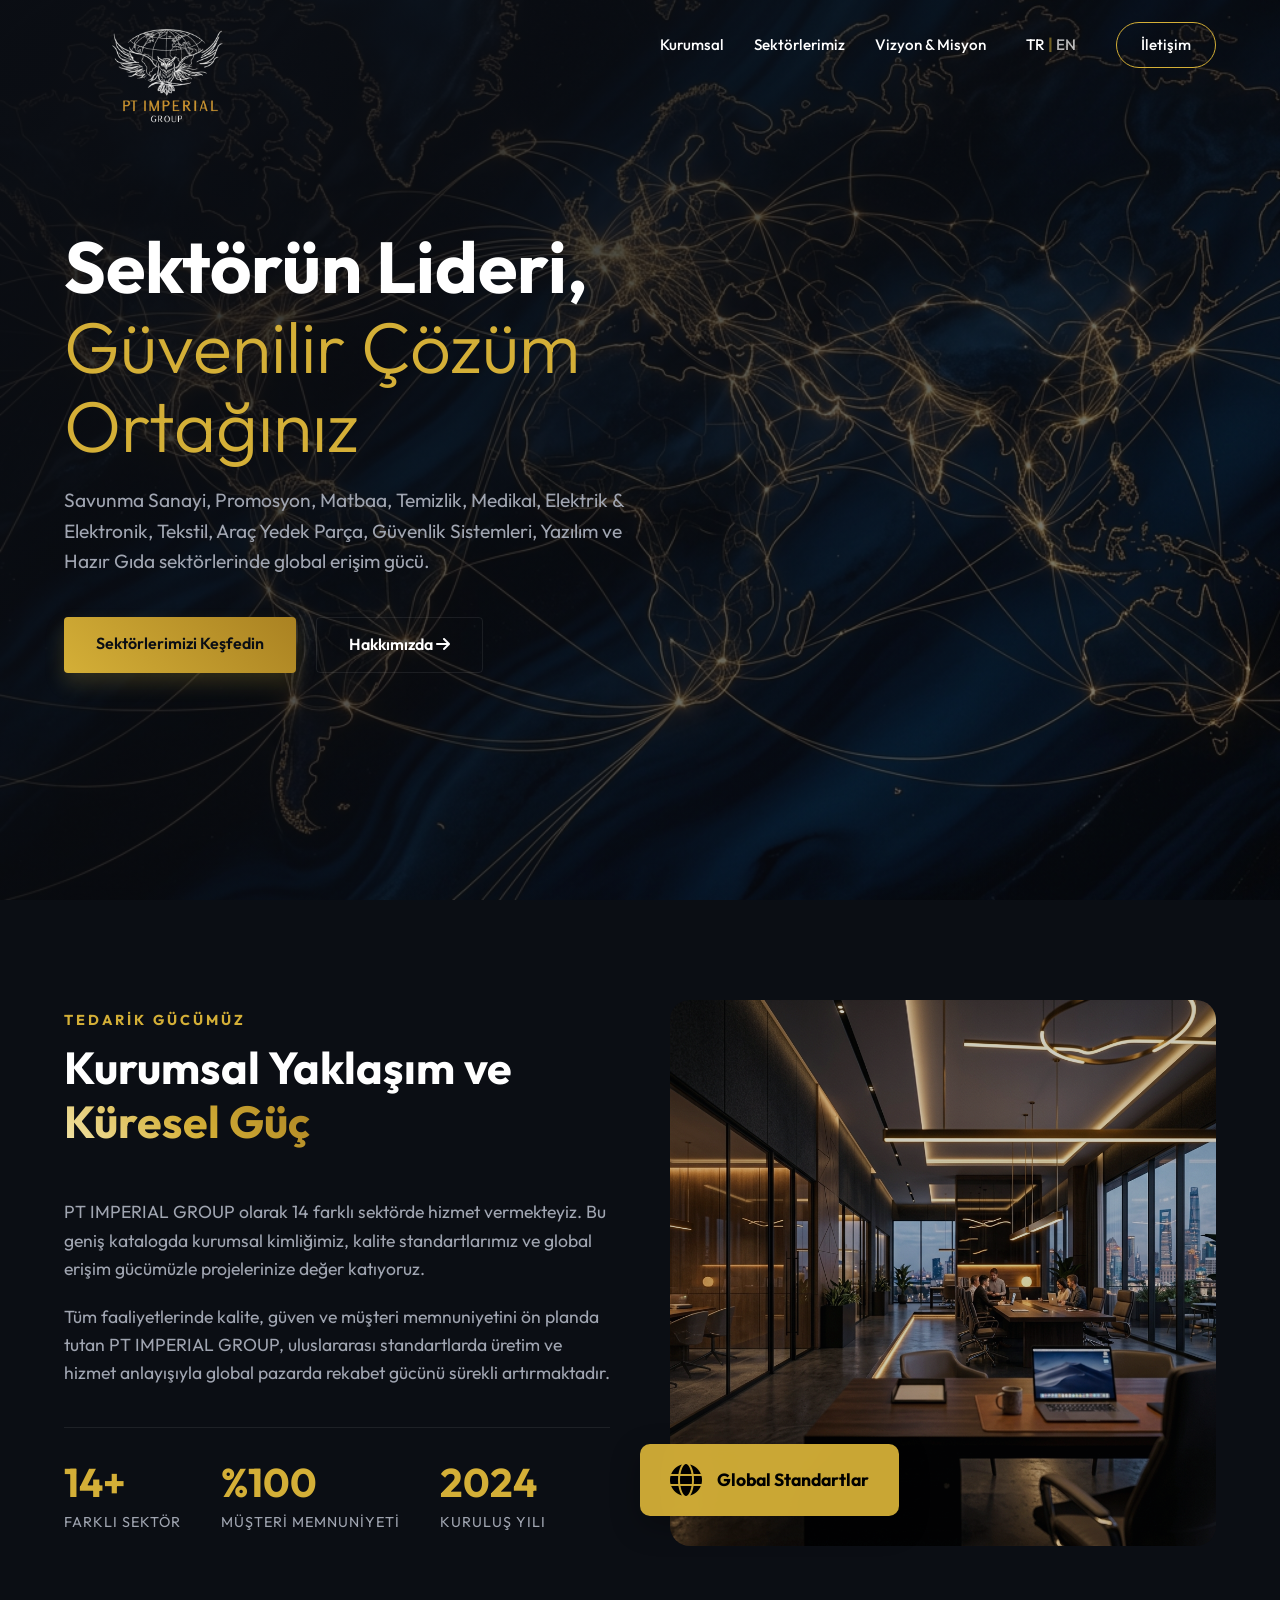
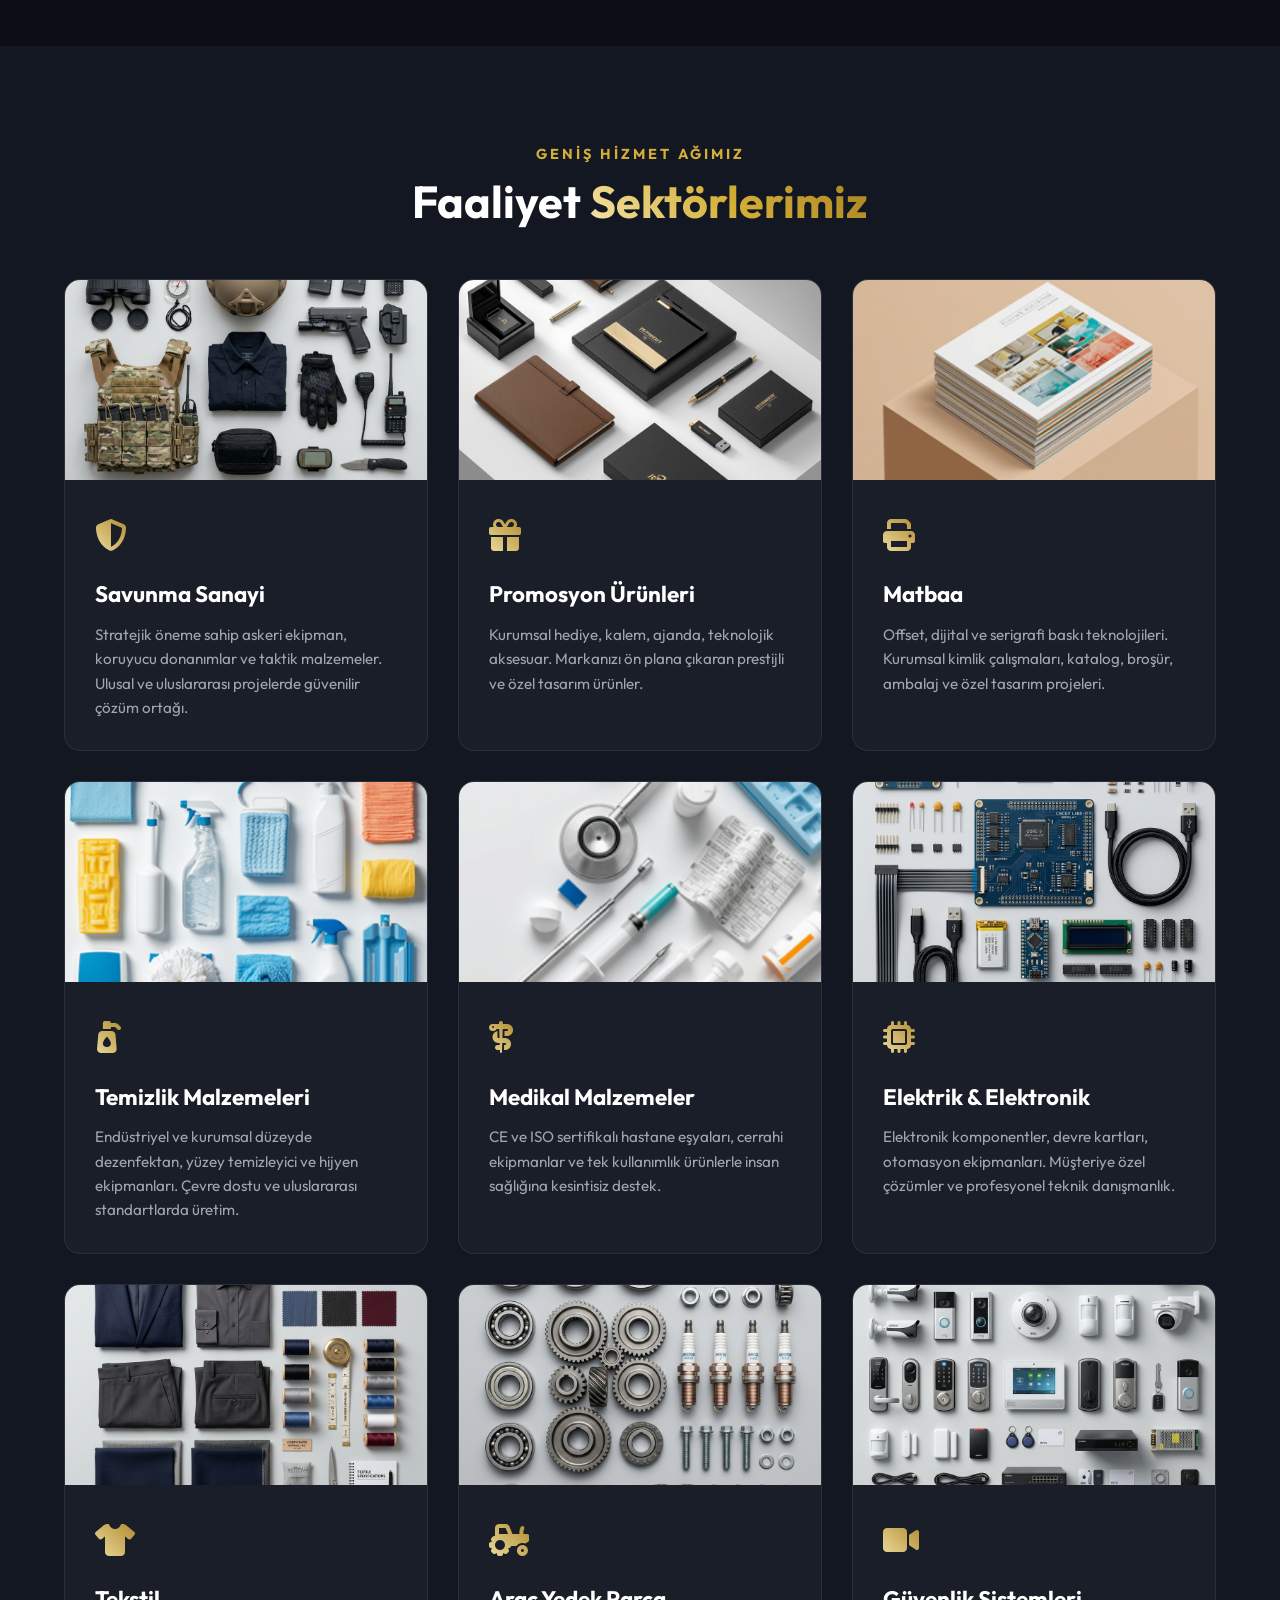
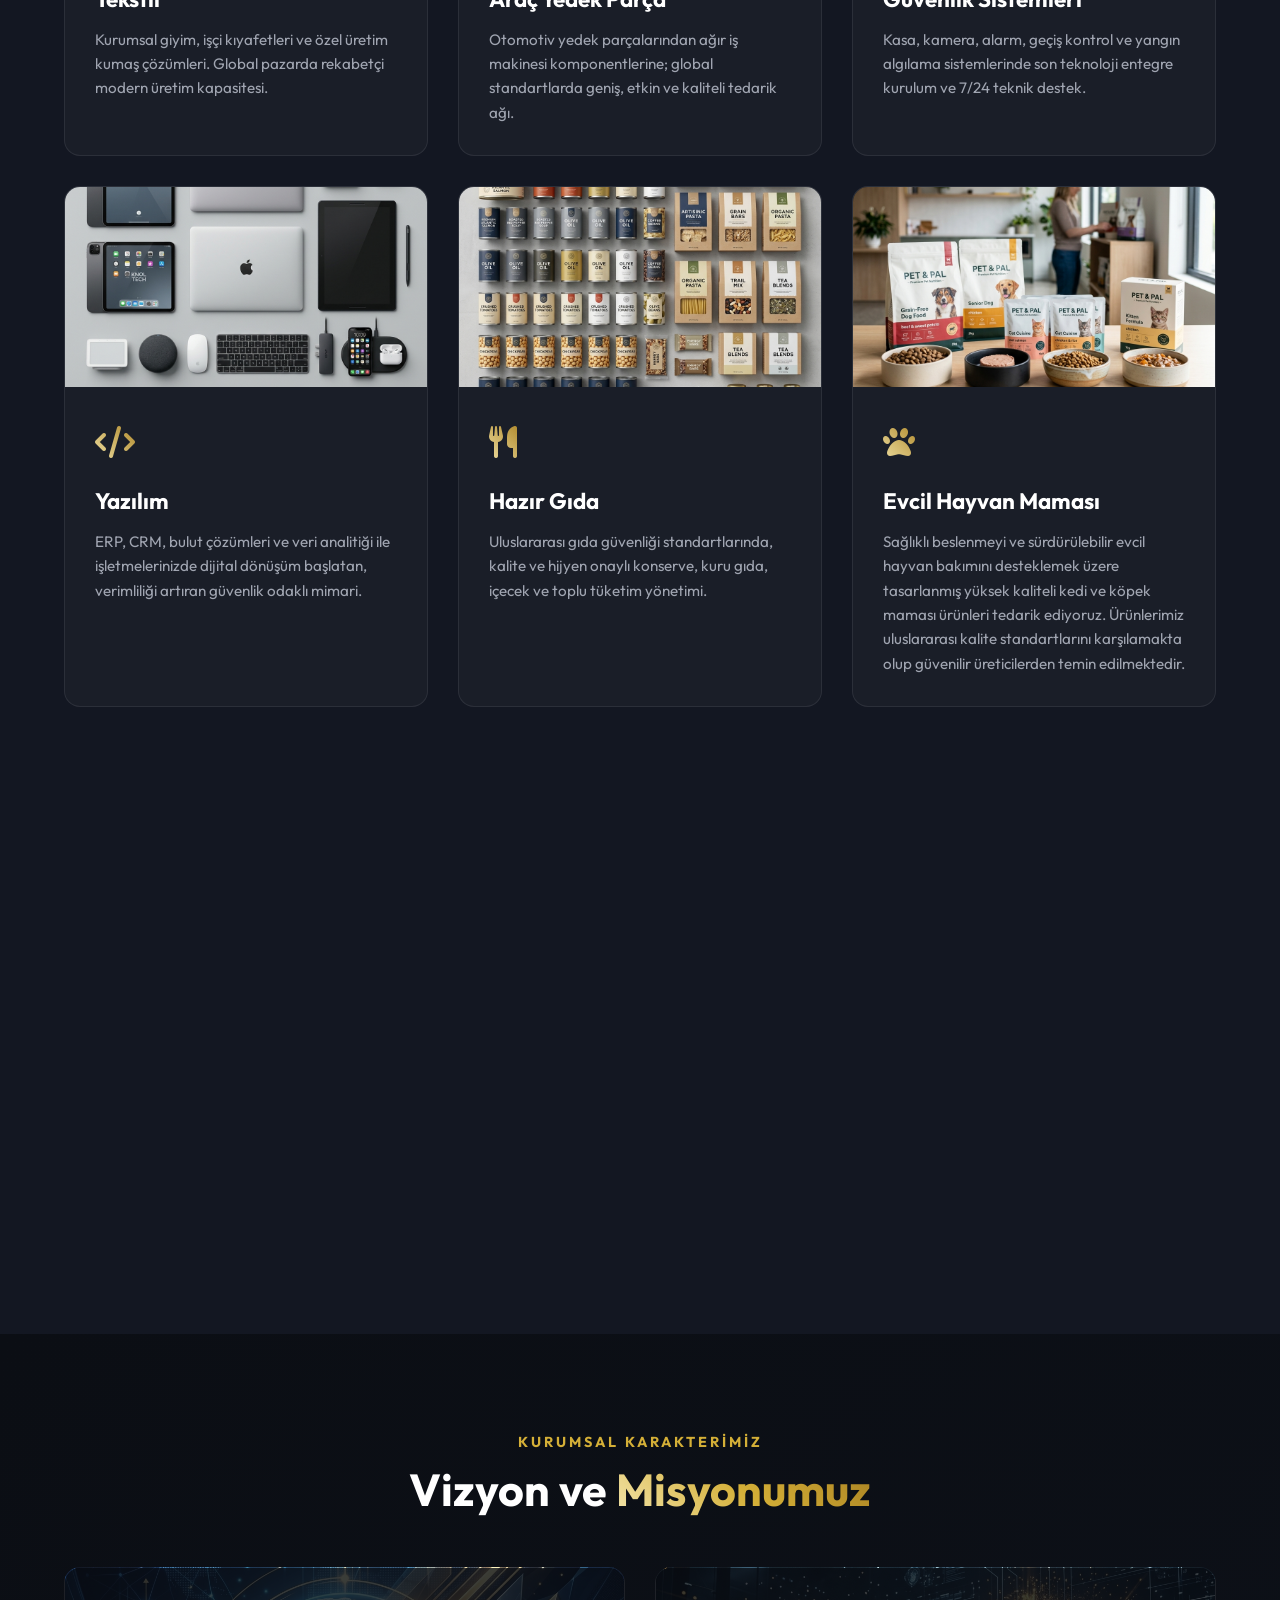
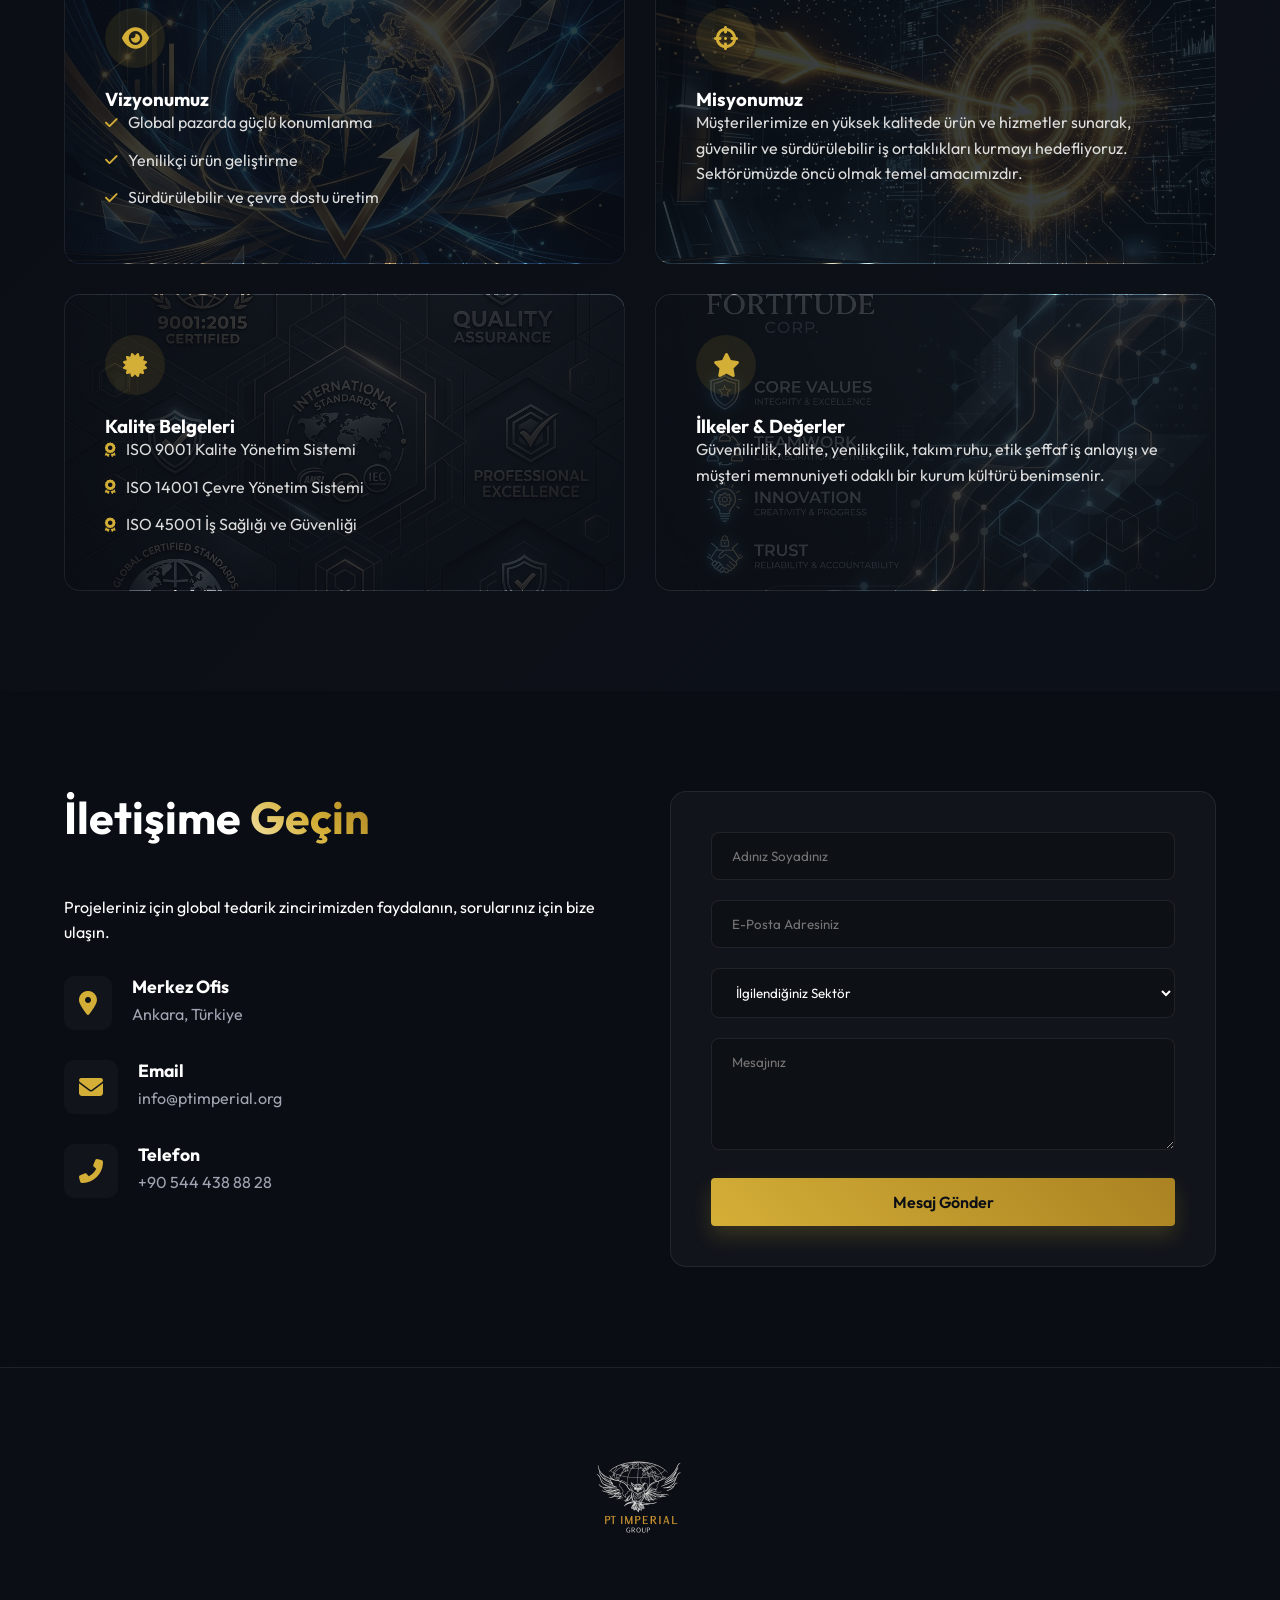
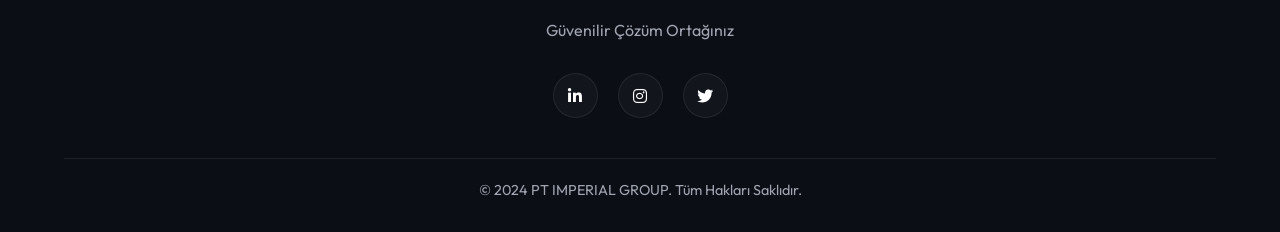
<file: index.html>
<!DOCTYPE html>
<html lang="tr">
<head>
    <meta charset="UTF-8">
    <meta name="viewport" content="width=device-width, initial-scale=1.0">
    <meta name="description" content="PT IMPERIAL GROUP - Savunma Sanayi, Promosyon, Matbaa, Temizlik, Medikal, Elektrik & Elektronik, Tekstil, Araç Yedek Parça, Güvenlik Sistemleri, Yazılım, Hazır Gıda, Madencilik, Tahta Palet ve Evcil Hayvan Maması sektörlerinde çözüm ortağınız.">
    <title>PT IMPERIAL GROUP | Global Çözüm Ortağınız</title>
    
    <!-- Google Fonts -->
    <link rel="preconnect" href="https://fonts.googleapis.com">
    <link rel="preconnect" href="https://fonts.gstatic.com" crossorigin>
    <link href="https://fonts.googleapis.com/css2?family=Outfit:wght@300;400;500;700;900&display=swap" rel="stylesheet">
    
    <!-- Font Awesome -->
    <link rel="stylesheet" href="https://cdnjs.cloudflare.com/ajax/libs/font-awesome/6.4.0/css/all.min.css">
    
    <!-- Custom CSS -->
    <link rel="stylesheet" href="css/style.css">
</head>
<body>

    <!-- Navigation -->
    <nav class="navbar">
        <div class="nav-container">
            <a href="#" class="logo">
                <img src="assets/logo.png" alt="PT IMPERIAL GROUP" class="site-logo">
            </a>
            <div class="nav-links">
                <a href="#kurumsal">Kurumsal</a>
                <a href="#sektorler">Sektörlerimiz</a>
                <a href="#vizyon">Vizyon & Misyon</a>
                <div style="display:inline-block; font-weight:700; color:var(--gold); margin:0 10px;">
                    <a href="index.html" style="color:var(--text-primary);">TR</a> <span style="opacity:0.5;">|</span> <a href="en.html" style="opacity:0.7;">EN</a>
                </div>
                <a href="#iletisim" class="btn-outline">İletişim</a>
            </div>
            <div class="mobile-menu-btn">
                <i class="fas fa-bars"></i>
            </div>
        </div>
    </nav>

    <!-- Mobile Nav -->
    <div class="mobile-nav">
        <a href="#kurumsal">Kurumsal</a>
        <a href="#sektorler">Sektörlerimiz</a>
        <a href="#vizyon">Vizyon & Misyon</a>
        <a href="#iletisim">İletişim</a>
        <div style="margin-top: 15px; font-size: 1.2rem; font-weight: 700; color: var(--gold);">
            <a href="index.html" style="color:var(--text-primary);">TR</a> <span style="opacity:0.5; margin: 0 10px;">|</span> <a href="en.html" style="opacity:0.7;">EN</a>
        </div>
    </div>

    <!-- Hero Section -->
    <header class="hero" id="home">
        <div class="hero-bg-overlay"></div>
        <div class="hero-content">
            <h1 class="fade-in-up delay-1">Sektörün Lideri,<br><span>Güvenilir Çözüm Ortağınız</span></h1>
            <p class="fade-in-up delay-2">Savunma Sanayi, Promosyon, Matbaa, Temizlik, Medikal, Elektrik & Elektronik, Tekstil, Araç Yedek Parça, Güvenlik Sistemleri, Yazılım ve Hazır Gıda sektörlerinde global erişim gücü.</p>
            <div class="hero-buttons fade-in-up delay-3">
                <a href="#sektorler" class="btn-primary">Sektörlerimizi Keşfedin</a>
                <a href="#kurumsal" class="btn-secondary">Hakkımızda <i class="fas fa-arrow-right"></i></a>
            </div>
        </div>
    </header>

    <!-- Kurumsal (About) Section -->
    <section id="kurumsal" class="about section-padding">
        <div class="container">
            <div class="about-grid">
                <div class="about-text slide-in-left">
                    <h4 class="section-subtitle">TEDARİK GÜCÜMÜZ</h4>
                    <h2 class="section-title">Kurumsal Yaklaşım ve <span class="gold-text">Küresel Güç</span></h2>
                    <p class="about-desc">PT IMPERIAL GROUP olarak 14 farklı sektörde hizmet vermekteyiz. Bu geniş katalogda kurumsal kimliğimiz, kalite standartlarımız ve global erişim gücümüzle projelerinize değer katıyoruz.</p>
                    <p class="about-desc">Tüm faaliyetlerinde kalite, güven ve müşteri memnuniyetini ön planda tutan PT IMPERIAL GROUP, uluslararası standartlarda üretim ve hizmet anlayışıyla global pazarda rekabet gücünü sürekli artırmaktadır.</p>
                    <div class="about-stats">
                        <div class="stat-item">
                            <h3>14+</h3>
                            <p>Farklı Sektör</p>
                        </div>
                        <div class="stat-item">
                            <h3>%100</h3>
                            <p>Müşteri Memnuniyeti</p>
                        </div>
                        <div class="stat-item">
                            <h3>2024</h3>
                            <p>Kuruluş Yılı</p>
                        </div>
                    </div>
                </div>
                <div class="about-image slide-in-right">
                    <img src="assets/about_bg.png" alt="PT Imperial Group Kurumsal">
                    <div class="image-overlay"></div>
                    <div class="experience-badge">
                        <i class="fas fa-globe"></i>
                        <span>Global Standartlar</span>
                    </div>
                </div>
            </div>
        </div>
    </section>

    <!-- Sektörlerimiz Section -->
    <section id="sektorler" class="sectors section-padding bg-darker">
        <div class="container text-center">
            <h4 class="section-subtitle">GENİŞ HİZMET AĞIMIZ</h4>
            <h2 class="section-title">Faaliyet <span class="gold-text">Sektörlerimiz</span></h2>
            <div class="sector-grid">
                
                <!-- Sector 1 -->
                <div class="sector-card scale-in">
                    <div class="sector-card-image">
                        <img src="assets/savunma.png" alt="Savunma">
                    </div>
                    <div class="sector-card-content">
                        <div class="card-icon"><i class="fas fa-shield-halved"></i></div>
                        <h3>Savunma Sanayi</h3>
                        <p>Stratejik öneme sahip askeri ekipman, koruyucu donanımlar ve taktik malzemeler. Ulusal ve uluslararası projelerde güvenilir çözüm ortağı.</p>
                    </div>
                </div>
                
                <!-- Sector 2 -->
                <div class="sector-card scale-in">
                    <div class="sector-card-image">
                        <img src="assets/promosyon.png" alt="Promosyon Ürünleri">
                    </div>
                    <div class="sector-card-content">
                        <div class="card-icon"><i class="fas fa-gift"></i></div>
                        <h3>Promosyon Ürünleri</h3>
                        <p>Kurumsal hediye, kalem, ajanda, teknolojik aksesuar. Markanızı ön plana çıkaran prestijli ve özel tasarım ürünler.</p>
                    </div>
                </div>
                
                <!-- Sector 3 -->
                <div class="sector-card scale-in">
                    <div class="sector-card-image">
                        <img src="assets/matbaa.png" alt="Matbaa">
                    </div>
                    <div class="sector-card-content">
                        <div class="card-icon"><i class="fas fa-print"></i></div>
                        <h3>Matbaa</h3>
                        <p>Offset, dijital ve serigrafi baskı teknolojileri. Kurumsal kimlik çalışmaları, katalog, broşür, ambalaj ve özel tasarım projeleri.</p>
                    </div>
                </div>
                
                <!-- Sector 4 -->
                <div class="sector-card scale-in">
                    <div class="sector-card-image">
                        <img src="assets/temizlik_2.png" alt="Temizlik Malzemeleri">
                    </div>
                    <div class="sector-card-content">
                        <div class="card-icon"><i class="fas fa-pump-soap"></i></div>
                        <h3>Temizlik Malzemeleri</h3>
                        <p>Endüstriyel ve kurumsal düzeyde dezenfektan, yüzey temizleyici ve hijyen ekipmanları. Çevre dostu ve uluslararası standartlarda üretim.</p>
                    </div>
                </div>
                
                <!-- Sector 5 -->
                <div class="sector-card scale-in">
                    <div class="sector-card-image">
                        <img src="assets/medikal.png" alt="Medikal Malzemeler">
                    </div>
                    <div class="sector-card-content">
                        <div class="card-icon"><i class="fas fa-staff-snake"></i></div>
                        <h3>Medikal Malzemeler</h3>
                        <p>CE ve ISO sertifikalı hastane eşyaları, cerrahi ekipmanlar ve tek kullanımlık ürünlerle insan sağlığına kesintisiz destek.</p>
                    </div>
                </div>
                
                <!-- Sector 6 -->
                <div class="sector-card scale-in">
                    <div class="sector-card-image">
                        <img src="assets/elektronik.png" alt="Elektrik & Elektronik">
                    </div>
                    <div class="sector-card-content">
                        <div class="card-icon"><i class="fas fa-microchip"></i></div>
                        <h3>Elektrik & Elektronik</h3>
                        <p>Elektronik komponentler, devre kartları, otomasyon ekipmanları. Müşteriye özel çözümler ve profesyonel teknik danışmanlık.</p>
                    </div>
                </div>
                
                <!-- Sector 7 -->
                <div class="sector-card scale-in">
                    <div class="sector-card-image">
                        <img src="assets/tekstil.png" alt="Tekstil">
                    </div>
                    <div class="sector-card-content">
                        <div class="card-icon"><i class="fas fa-shirt"></i></div>
                        <h3>Tekstil</h3>
                        <p>Kurumsal giyim, işçi kıyafetleri ve özel üretim kumaş çözümleri. Global pazarda rekabetçi modern üretim kapasitesi.</p>
                    </div>
                </div>
                
                <!-- Sector 8 -->
                <div class="sector-card scale-in">
                    <div class="sector-card-image">
                        <img src="assets/arac.png" alt="Araç Yedek Parça">
                    </div>
                    <div class="sector-card-content">
                        <div class="card-icon"><i class="fas fa-tractor"></i></div>
                        <h3>Araç Yedek Parça</h3>
                        <p>Otomotiv yedek parçalarından ağır iş makinesi komponentlerine; global standartlarda geniş, etkin ve kaliteli tedarik ağı.</p>
                    </div>
                </div>
                
                <!-- Sector 9 -->
                <div class="sector-card scale-in">
                    <div class="sector-card-image">
                        <img src="assets/guvenlik.png" alt="Güvenlik Sistemleri">
                    </div>
                    <div class="sector-card-content">
                        <div class="card-icon"><i class="fas fa-video"></i></div>
                        <h3>Güvenlik Sistemleri</h3>
                        <p>Kasa, kamera, alarm, geçiş kontrol ve yangın algılama sistemlerinde son teknoloji entegre kurulum ve 7/24 teknik destek.</p>
                    </div>
                </div>
                
                <!-- Sector 10 -->
                <div class="sector-card scale-in">
                    <div class="sector-card-image">
                        <img src="assets/yazilim.png" alt="Yazılım">
                    </div>
                    <div class="sector-card-content">
                        <div class="card-icon"><i class="fas fa-code"></i></div>
                        <h3>Yazılım</h3>
                        <p>ERP, CRM, bulut çözümleri ve veri analitiği ile işletmelerinizde dijital dönüşüm başlatan, verimliliği artıran güvenlik odaklı mimari.</p>
                    </div>
                </div>
                
                <!-- Sector 11 -->
                <div class="sector-card scale-in">
                    <div class="sector-card-image">
                        <img src="assets/gida.png" alt="Hazır Gıda">
                    </div>
                    <div class="sector-card-content">
                        <div class="card-icon"><i class="fas fa-utensils"></i></div>
                        <h3>Hazır Gıda</h3>
                        <p>Uluslararası gıda güvenliği standartlarında, kalite ve hijyen onaylı konserve, kuru gıda, içecek ve toplu tüketim yönetimi.</p>
                    </div>
                </div>
                
                <!-- Sector 12 -->
                <div class="sector-card scale-in">
                    <div class="sector-card-image">
                        <img src="assets/pet_food.png" alt="Evcil Hayvan Maması">
                    </div>
                    <div class="sector-card-content">
                        <div class="card-icon"><i class="fas fa-paw"></i></div>
                        <h3>Evcil Hayvan Maması</h3>
                        <p>Sağlıklı beslenmeyi ve sürdürülebilir evcil hayvan bakımını desteklemek üzere tasarlanmış yüksek kaliteli kedi ve köpek maması ürünleri tedarik ediyoruz. Ürünlerimiz uluslararası kalite standartlarını karşılamakta olup güvenilir üreticilerden temin edilmektedir.</p>
                    </div>
                </div>
                
                <!-- Sector 13 -->
                <div class="sector-card scale-in">
                    <div class="sector-card-image">
                        <img src="assets/mining.png" alt="Madencilik">
                    </div>
                    <div class="sector-card-content">
                        <div class="card-icon"><i class="fas fa-gem"></i></div>
                        <h3>Madencilik</h3>
                        <p>Madencilik faaliyetlerimiz, sorumlu kaynak çıkarımı ve sürdürülebilir mineral tedarikine odaklanmaktadır. Endüstriyel kullanım için güvenilir hammaddeler sağlamak amacıyla küresel ortaklarla işbirliği yapıyoruz.</p>
                    </div>
                </div>
                
                <!-- Sector 14 -->
                <div class="sector-card scale-in">
                    <div class="sector-card-image">
                        <img src="assets/wooden_pallets.png" alt="Tahta Palet">
                    </div>
                    <div class="sector-card-content">
                        <div class="card-icon"><i class="fas fa-pallet"></i></div>
                        <h3>Tahta Palet</h3>
                        <p>Lojistik, depolama ve uluslararası taşımacılık için dayanıklı ahşap paletler üretiyor ve tedarik ediyoruz. Paletlerimiz uluslararası nakliye standartlarına uygundur ve ürünlerin güvenli bir şekilde taşınmasını sağlar.</p>
                    </div>
                </div>

            </div>
        </div>
    </section>

    <!-- Strategy / Vision / Mission -->
    <section id="vizyon" class="vision section-padding" style="background: url('assets/vision_bg.png') center/cover no-repeat fixed; position: relative;">
        <div class="hero-bg-overlay" style="background: linear-gradient(135deg, rgba(11,14,20,0.95) 0%, rgba(13,17,25,0.85) 100%);"></div>
        <div class="container" style="position: relative; z-index: 2;">
            
            <div class="text-center" style="margin-bottom: 50px;">
                <h4 class="section-subtitle fade-in-up">KURUMSAL KARAKTERİMİZ</h4>
                <h2 class="section-title fade-in-up delay-1">Vizyon ve <span class="gold-text">Misyonumuz</span></h2>
            </div>
            
            <div class="vision-grid">
                
                <div class="vision-box fade-in-up" style="background: url('assets/vision_box_bg.png') center/cover no-repeat; overflow: hidden; position: relative;">
                    <div style="position: absolute; inset: 0; background: rgba(11,14,20,0.80); z-index: 1;"></div>
                    <div style="position: relative; z-index: 2;">
                        <div class="v-icon"><i class="fas fa-eye"></i></div>
                        <h3>Vizyonumuz</h3>
                        <ul class="check-list">
                            <li><i class="fas fa-check" style="color: var(--gold);"></i> <span style="color: #ddd;">Global pazarda güçlü konumlanma</span></li>
                            <li><i class="fas fa-check" style="color: var(--gold);"></i> <span style="color: #ddd;">Yenilikçi ürün geliştirme</span></li>
                            <li><i class="fas fa-check" style="color: var(--gold);"></i> <span style="color: #ddd;">Sürdürülebilir ve çevre dostu üretim</span></li>
                        </ul>
                    </div>
                </div>
                
                <div class="vision-box fade-in-up delay-1" style="background: url('assets/mission_bg.png') center/cover no-repeat; overflow: hidden; position: relative;">
                    <div style="position: absolute; inset: 0; background: rgba(11,14,20,0.80); z-index: 1;"></div>
                    <div style="position: relative; z-index: 2;">
                        <div class="v-icon"><i class="fas fa-crosshairs"></i></div>
                        <h3>Misyonumuz</h3>
                        <p class="mission-text" style="color: #ddd;">Müşterilerimize en yüksek kalitede ürün ve hizmetler sunarak, güvenilir ve sürdürülebilir iş ortaklıkları kurmayı hedefliyoruz. Sektörümüzde öncü olmak temel amacımızdır.</p>
                    </div>
                </div>

                <div class="vision-box fade-in-up delay-2" style="background: url('assets/quality_bg.png') center/cover no-repeat; overflow: hidden; position: relative;">
                    <div style="position: absolute; inset: 0; background: rgba(11,14,20,0.80); z-index: 1;"></div>
                    <div style="position: relative; z-index: 2;">
                        <div class="v-icon"><i class="fas fa-certificate"></i></div>
                        <h3>Kalite Belgeleri</h3>
                        <ul class="check-list">
                            <li><i class="fas fa-award" style="color: var(--gold);"></i> <span style="color: #ddd;">ISO 9001 Kalite Yönetim Sistemi</span></li>
                            <li><i class="fas fa-award" style="color: var(--gold);"></i> <span style="color: #ddd;">ISO 14001 Çevre Yönetim Sistemi</span></li>
                            <li><i class="fas fa-award" style="color: var(--gold);"></i> <span style="color: #ddd;">ISO 45001 İş Sağlığı ve Güvenliği</span></li>
                        </ul>
                    </div>
                </div>
                
                <div class="vision-box fade-in-up delay-3" style="background: url('assets/values_bg.png') center/cover no-repeat; overflow: hidden; position: relative;">
                    <div style="position: absolute; inset: 0; background: rgba(11,14,20,0.80); z-index: 1;"></div>
                    <div style="position: relative; z-index: 2;">
                        <div class="v-icon"><i class="fas fa-star"></i></div>
                        <h3>İlkeler & Değerler</h3>
                        <p class="mission-text" style="color: #ddd;">Güvenilirlik, kalite, yenilikçilik, takım ruhu, etik şeffaf iş anlayışı ve müşteri memnuniyeti odaklı bir kurum kültürü benimsenir.</p>
                    </div>
                </div>

            </div>
        </div>
    </section>

    <!-- Contact Section -->
    <section id="iletisim" class="contact section-padding" style="background: url('assets/contact_bg.png') center/cover no-repeat fixed; position: relative;">
        <div class="hero-bg-overlay" style="background: rgba(11,14,20,0.85); backdrop-filter: blur(4px);"></div>
        <div class="container" style="position: relative; z-index: 2;">
            <div class="contact-wrapper">
                <div class="contact-info slide-in-left">
                    <h2 class="section-title">İletişime <span class="gold-text">Geçin</span></h2>
                    <p>Projeleriniz için global tedarik zincirimizden faydalanın, sorularınız için bize ulaşın.</p>
                    
                    <div class="info-items">
                        <div class="info-item">
                            <i class="fas fa-map-marker-alt"></i>
                            <div>
                                <h4>Merkez Ofis</h4>
                                <p>Ankara, Türkiye</p>
                            </div>
                        </div>
                        <div class="info-item">
                            <i class="fas fa-envelope"></i>
                            <div>
                                <h4>Email</h4>
                                <p>info@ptimperial.org</p>
                            </div>
                        </div>
                        <div class="info-item">
                            <i class="fas fa-phone-alt"></i>
                            <div>
                                <h4>Telefon</h4>
                                <p>+90 544 438 88 28</p>
                            </div>
                        </div>
                    </div>
                </div>
                
                <div class="contact-form-container slide-in-right">
                    <form class="contact-form">
                        <div class="form-group">
                            <input type="text" placeholder="Adınız Soyadınız" required>
                        </div>
                        <div class="form-group">
                            <input type="email" placeholder="E-Posta Adresiniz" required>
                        </div>
                        <div class="form-group">
                            <select required>
                                <option value="" disabled selected>İlgilendiğiniz Sektör</option>
                                <option value="savunma">Savunma Sanayi</option>
                                <option value="promosyon">Promosyon Ürünleri</option>
                                <option value="medikal">Medikal</option>
                                <option value="madencilik">Madencilik</option>
                                <option value="pals">Tahta Palet</option>
                                <option value="pet">Pet Food</option>
                                <option value="diger">Diğer</option>
                            </select>
                        </div>
                        <div class="form-group">
                            <textarea placeholder="Mesajınız" rows="5" required></textarea>
                        </div>
                        <button type="submit" class="btn-primary" style="width: 100%;">Mesaj Gönder</button>
                    </form>
                </div>
            </div>
        </div>
    </section>

    <!-- Footer -->
    <footer class="footer">
        <div class="container text-center">
            <img src="assets/logo.png" alt="PT IMPERIAL GROUP" class="footer-site-logo">
            <p class="footer-desc">Güvenilir Çözüm Ortağınız</p>
            <div class="social-links">
                <a href="#"><i class="fab fa-linkedin-in"></i></a>
                <a href="#"><i class="fab fa-instagram"></i></a>
                <a href="#"><i class="fab fa-twitter"></i></a>
            </div>
            <div class="copyright">
                <p>&copy; 2024 PT IMPERIAL GROUP. Tüm Hakları Saklıdır.</p>
            </div>
        </div>
    </footer>

    <script src="js/main.js"></script>
</body>
</html>
</file>
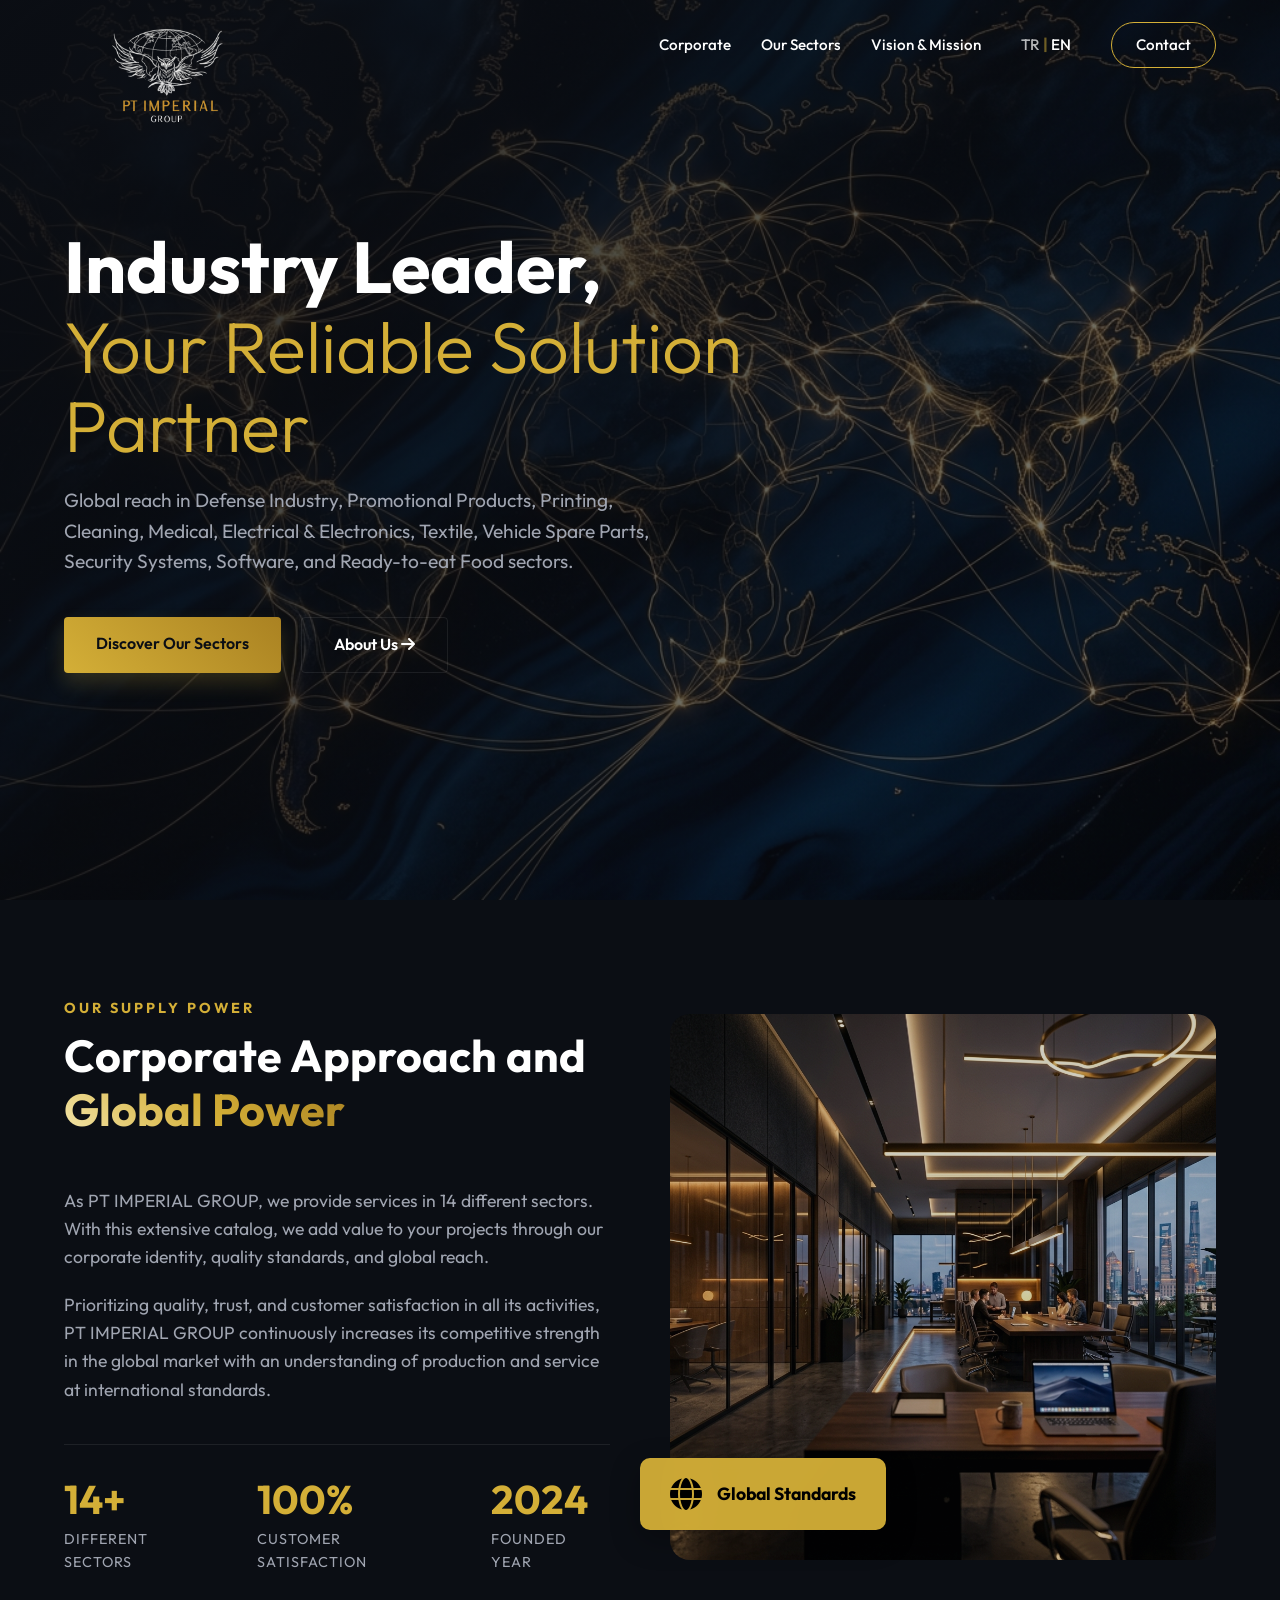
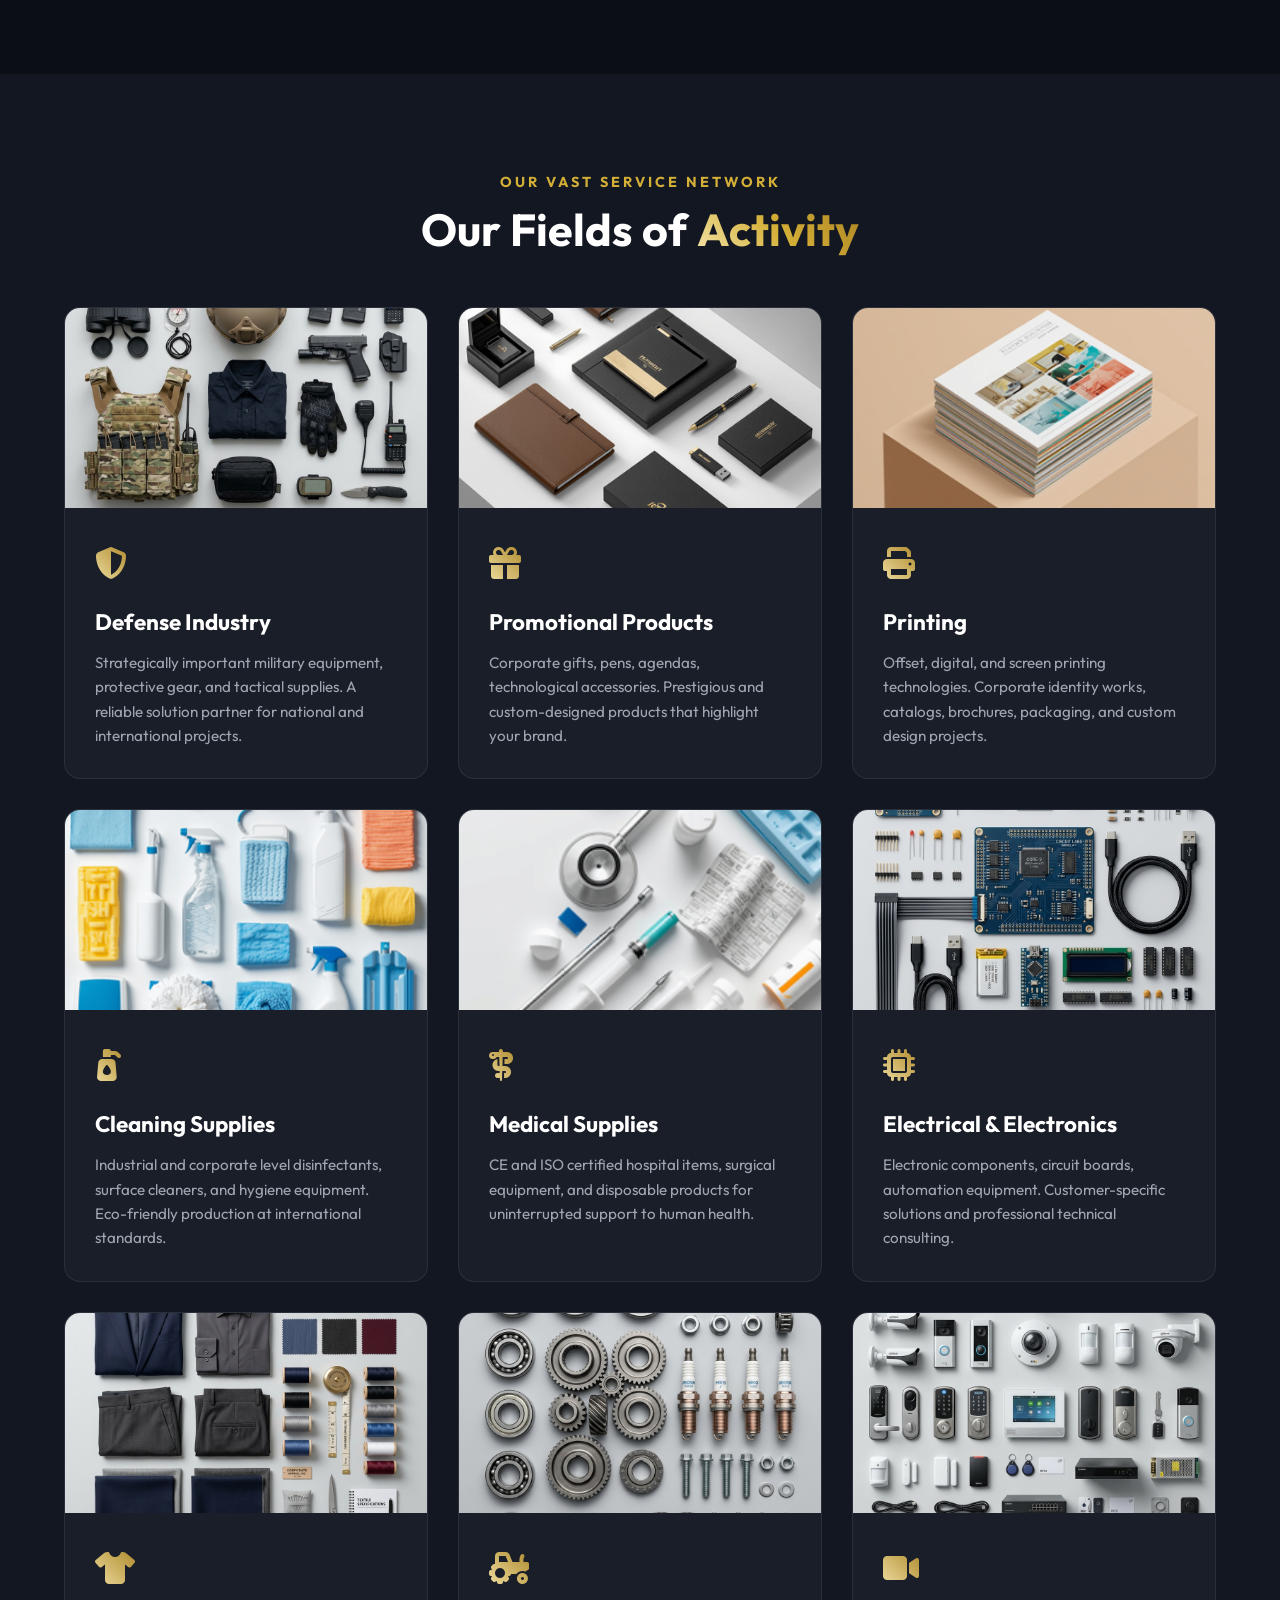
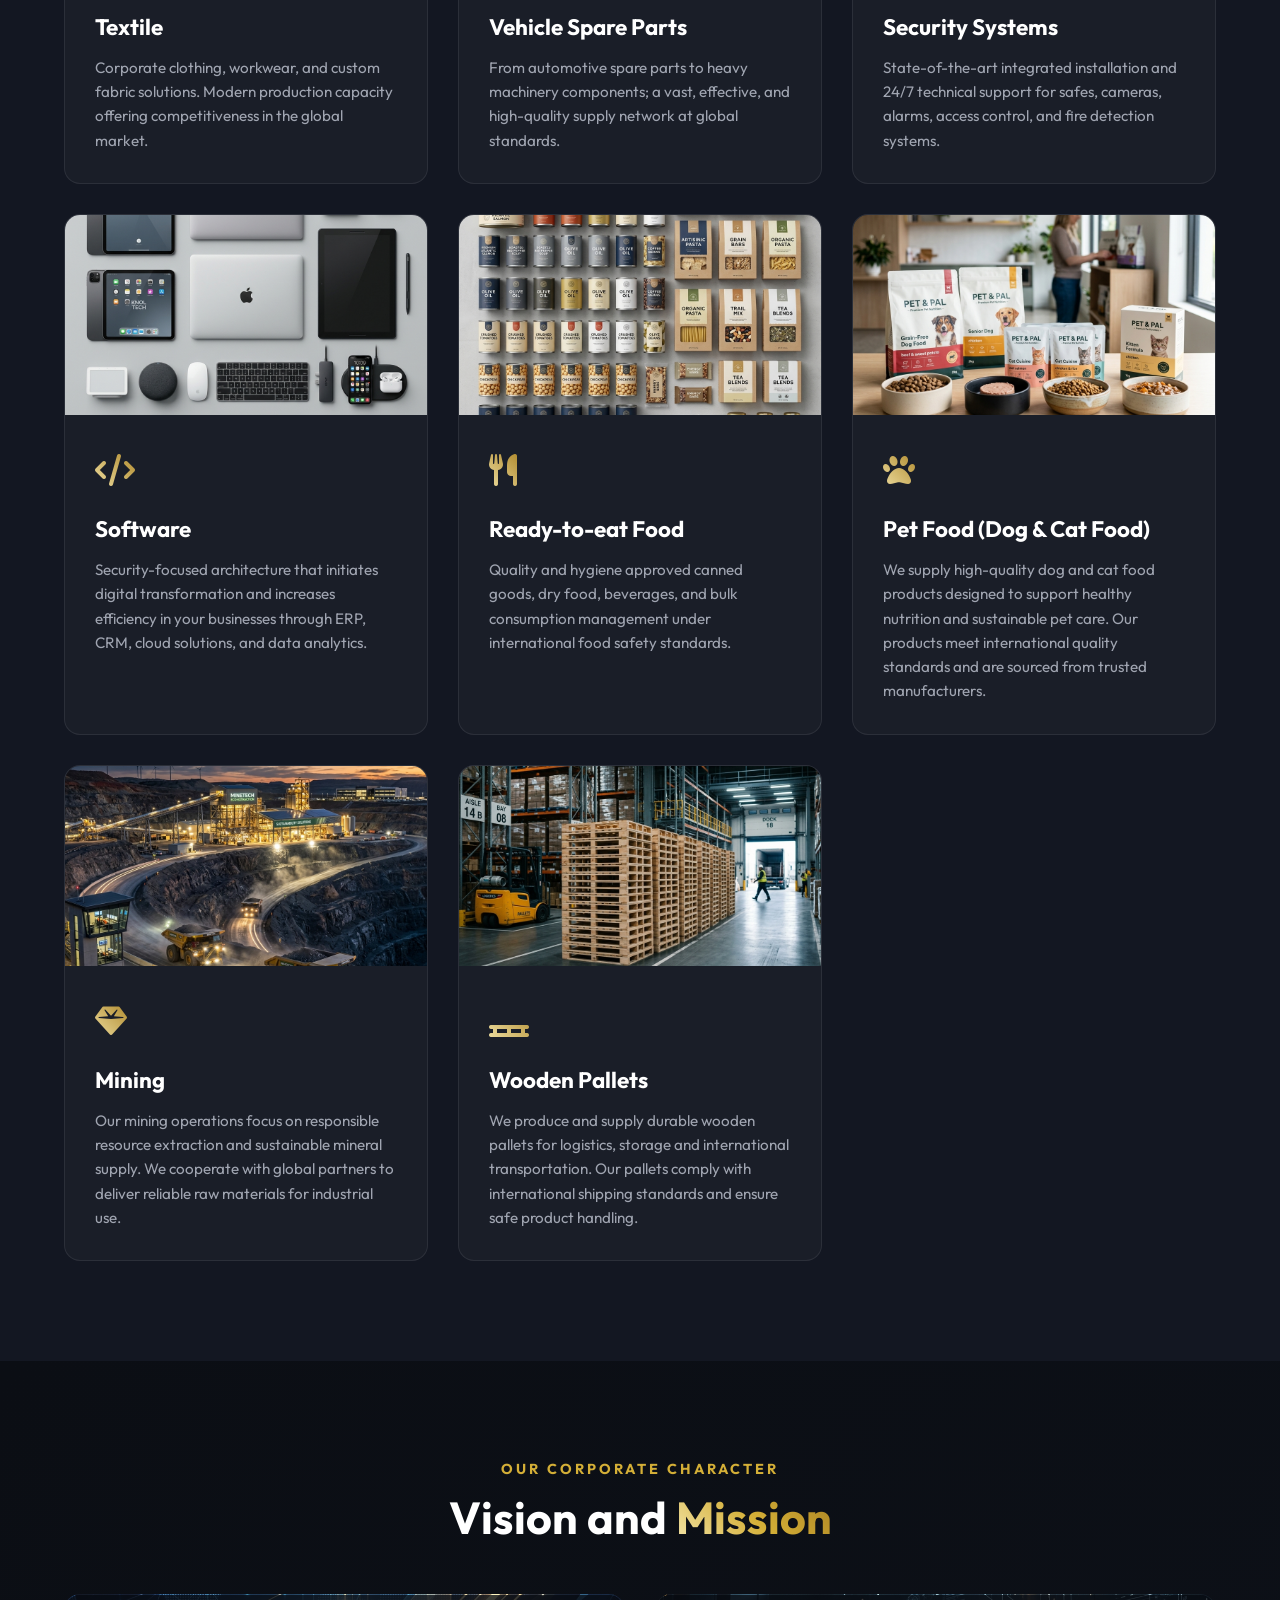
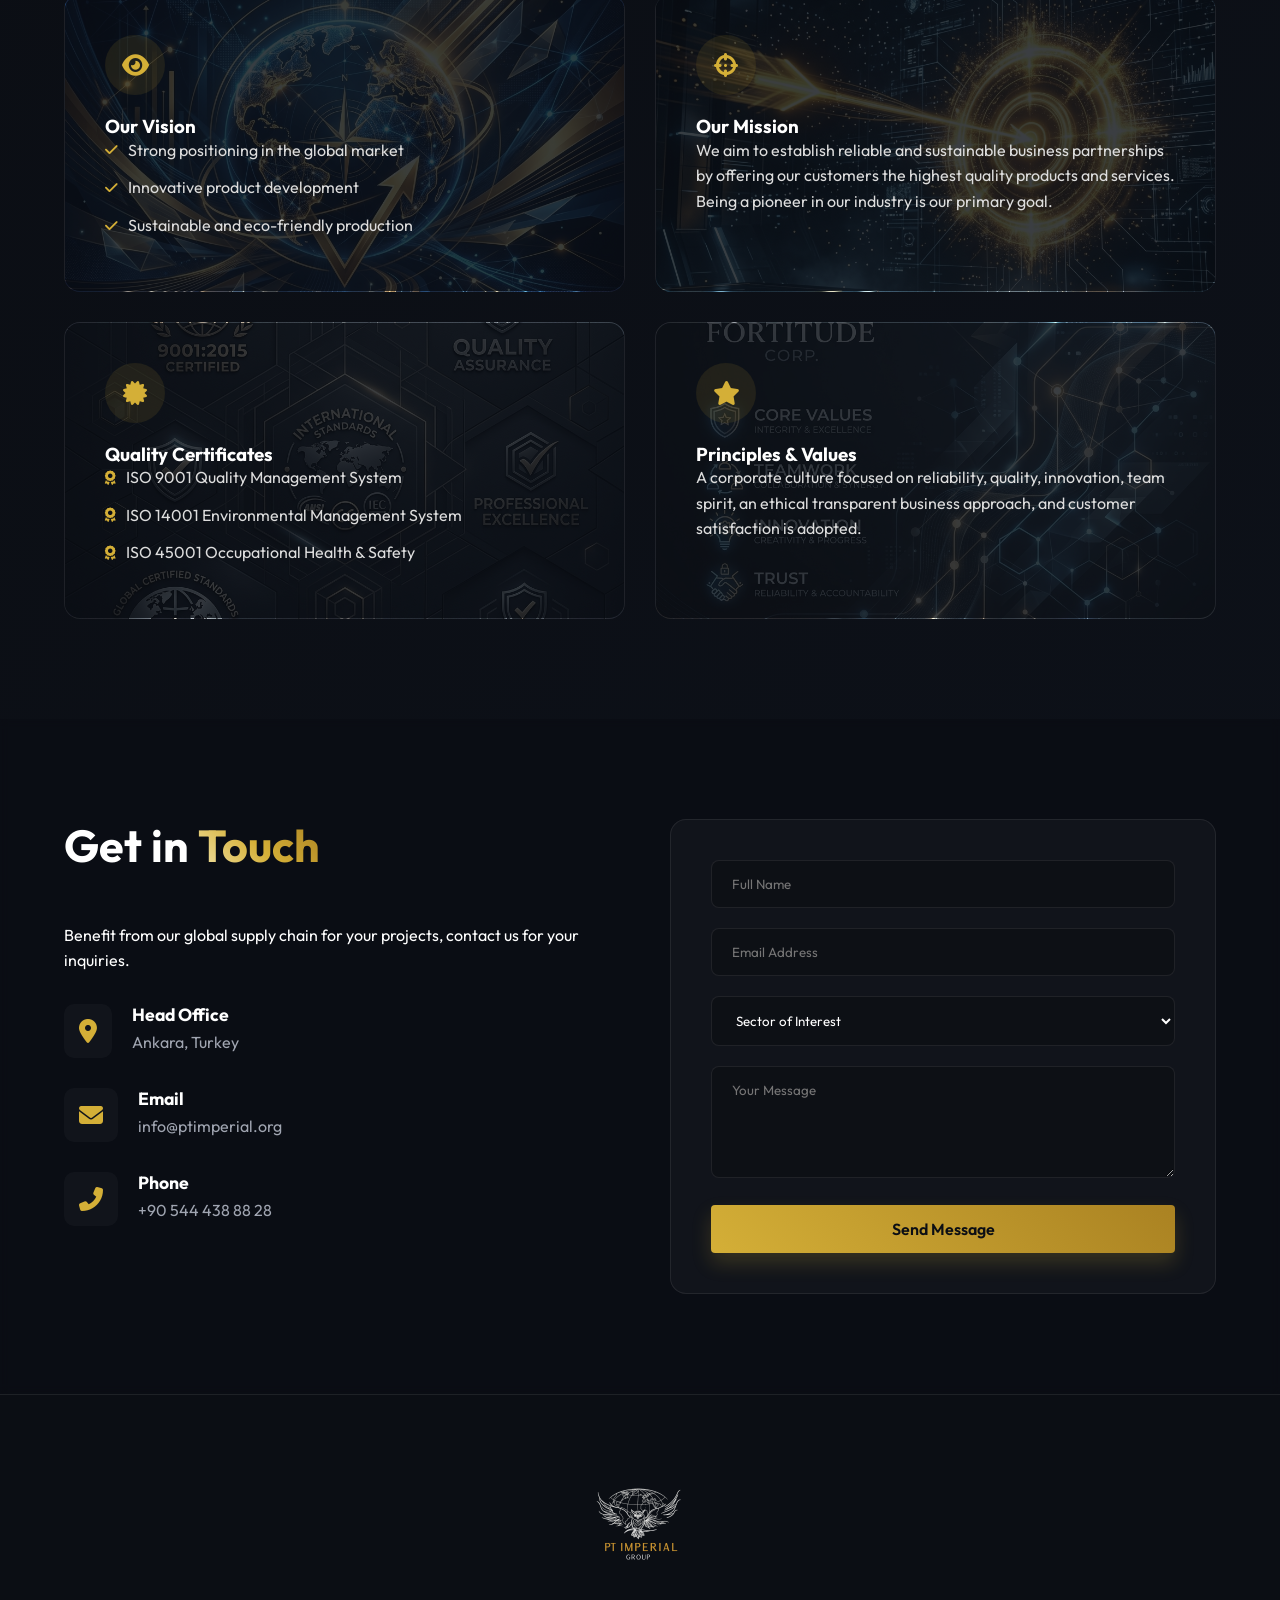
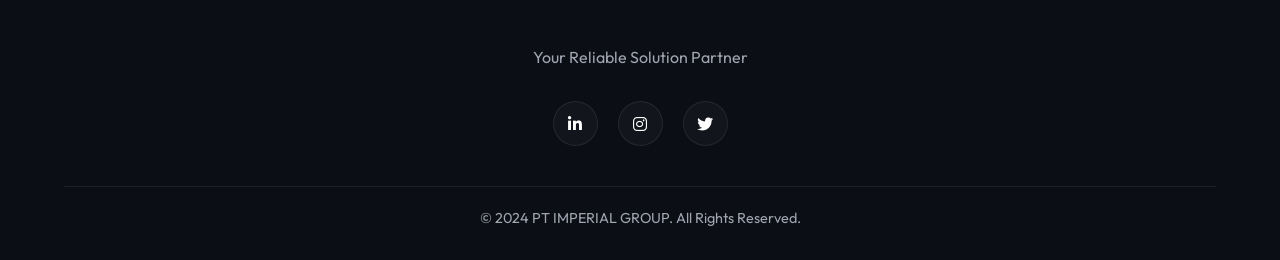
<file: en.html>
<!DOCTYPE html>
<html lang="en">
<head>
    <meta charset="UTF-8">
    <meta name="viewport" content="width=device-width, initial-scale=1.0">
    <meta name="description" content="PT IMPERIAL GROUP - Your solution partner in Defense Industry, Promotional Products, Printing, Cleaning, Medical, Electrical & Electronics, Textile, Vehicle Spare Parts, Security Systems, Software, Ready-to-eat Food, Mining, Wooden Pallets, and Pet Food sectors.">
    <title>PT IMPERIAL GROUP | Your Global Solution Partner</title>
    
    <!-- Google Fonts -->
    <link rel="preconnect" href="https://fonts.googleapis.com">
    <link rel="preconnect" href="https://fonts.gstatic.com" crossorigin>
    <link href="https://fonts.googleapis.com/css2?family=Outfit:wght@300;400;500;700;900&display=swap" rel="stylesheet">
    
    <!-- Font Awesome -->
    <link rel="stylesheet" href="https://cdnjs.cloudflare.com/ajax/libs/font-awesome/6.4.0/css/all.min.css">
    
    <!-- Custom CSS -->
    <link rel="stylesheet" href="css/style.css">
</head>
<body>

    <!-- Navigation -->
    <nav class="navbar">
        <div class="nav-container">
            <a href="#" class="logo">
                <img src="assets/logo.png" alt="PT IMPERIAL GROUP" class="site-logo">
            </a>
            <div class="nav-links">
                <a href="#kurumsal">Corporate</a>
                <a href="#sektorler">Our Sectors</a>
                <a href="#vizyon">Vision & Mission</a>
                <div style="display:inline-block; font-weight:700; color:var(--gold); margin:0 10px;">
                    <a href="index.html" style="opacity:0.7;">TR</a> <span style="opacity:0.5;">|</span> <a href="en.html" style="color:var(--text-primary);">EN</a>
                </div>
                <a href="#iletisim" class="btn-outline">Contact</a>
            </div>
            <div class="mobile-menu-btn">
                <i class="fas fa-bars"></i>
            </div>
        </div>
    </nav>

    <!-- Mobile Nav -->
    <div class="mobile-nav">
        <a href="#kurumsal">Corporate</a>
        <a href="#sektorler">Our Sectors</a>
        <a href="#vizyon">Vision & Mission</a>
        <a href="#iletisim">Contact</a>
        <div style="margin-top: 15px; font-size: 1.2rem; font-weight: 700; color: var(--gold);">
            <a href="index.html" style="opacity:0.7;">TR</a> <span style="opacity:0.5; margin: 0 10px;">|</span> <a href="en.html" style="color:var(--text-primary);">EN</a>
        </div>
    </div>

    <!-- Hero Section -->
    <header class="hero" id="home">
        <div class="hero-bg-overlay"></div>
        <div class="hero-content">
            <h1 class="fade-in-up delay-1">Industry Leader,<br><span>Your Reliable Solution Partner</span></h1>
            <p class="fade-in-up delay-2">Global reach in Defense Industry, Promotional Products, Printing, Cleaning, Medical, Electrical & Electronics, Textile, Vehicle Spare Parts, Security Systems, Software, and Ready-to-eat Food sectors.</p>
            <div class="hero-buttons fade-in-up delay-3">
                <a href="#sektorler" class="btn-primary">Discover Our Sectors</a>
                <a href="#kurumsal" class="btn-secondary">About Us <i class="fas fa-arrow-right"></i></a>
            </div>
        </div>
    </header>

    <!-- Kurumsal (About) Section -->
    <section id="kurumsal" class="about section-padding">
        <div class="container">
            <div class="about-grid">
                <div class="about-text slide-in-left">
                    <h4 class="section-subtitle">OUR SUPPLY POWER</h4>
                    <h2 class="section-title">Corporate Approach and <span class="gold-text">Global Power</span></h2>
                    <p class="about-desc">As PT IMPERIAL GROUP, we provide services in 14 different sectors. With this extensive catalog, we add value to your projects through our corporate identity, quality standards, and global reach.</p>
                    <p class="about-desc">Prioritizing quality, trust, and customer satisfaction in all its activities, PT IMPERIAL GROUP continuously increases its competitive strength in the global market with an understanding of production and service at international standards.</p>
                    <div class="about-stats">
                        <div class="stat-item">
                            <h3>14+</h3>
                            <p>Different Sectors</p>
                        </div>
                        <div class="stat-item">
                            <h3>100%</h3>
                            <p>Customer Satisfaction</p>
                        </div>
                        <div class="stat-item">
                            <h3>2024</h3>
                            <p>Founded Year</p>
                        </div>
                    </div>
                </div>
                <div class="about-image slide-in-right">
                    <img src="assets/about_bg.png" alt="PT Imperial Group Corporate">
                    <div class="image-overlay"></div>
                    <div class="experience-badge">
                        <i class="fas fa-globe"></i>
                        <span>Global Standards</span>
                    </div>
                </div>
            </div>
        </div>
    </section>

    <!-- Sektörlerimiz Section -->
    <section id="sektorler" class="sectors section-padding bg-darker">
        <div class="container text-center">
            <h4 class="section-subtitle">OUR VAST SERVICE NETWORK</h4>
            <h2 class="section-title">Our Fields of <span class="gold-text">Activity</span></h2>
            <div class="sector-grid">
                
                <!-- Sector 1 -->
                <div class="sector-card scale-in">
                    <div class="sector-card-image">
                        <img src="assets/savunma.png" alt="Defense">
                    </div>
                    <div class="sector-card-content">
                        <div class="card-icon"><i class="fas fa-shield-halved"></i></div>
                        <h3>Defense Industry</h3>
                        <p>Strategically important military equipment, protective gear, and tactical supplies. A reliable solution partner for national and international projects.</p>
                    </div>
                </div>
                
                <!-- Sector 2 -->
                <div class="sector-card scale-in">
                    <div class="sector-card-image">
                        <img src="assets/promosyon.png" alt="Promotional Products">
                    </div>
                    <div class="sector-card-content">
                        <div class="card-icon"><i class="fas fa-gift"></i></div>
                        <h3>Promotional Products</h3>
                        <p>Corporate gifts, pens, agendas, technological accessories. Prestigious and custom-designed products that highlight your brand.</p>
                    </div>
                </div>
                
                <!-- Sector 3 -->
                <div class="sector-card scale-in">
                    <div class="sector-card-image">
                        <img src="assets/matbaa.png" alt="Printing">
                    </div>
                    <div class="sector-card-content">
                        <div class="card-icon"><i class="fas fa-print"></i></div>
                        <h3>Printing</h3>
                        <p>Offset, digital, and screen printing technologies. Corporate identity works, catalogs, brochures, packaging, and custom design projects.</p>
                    </div>
                </div>
                
                <!-- Sector 4 -->
                <div class="sector-card scale-in">
                    <div class="sector-card-image">
                        <img src="assets/temizlik_2.png" alt="Cleaning Supplies">
                    </div>
                    <div class="sector-card-content">
                        <div class="card-icon"><i class="fas fa-pump-soap"></i></div>
                        <h3>Cleaning Supplies</h3>
                        <p>Industrial and corporate level disinfectants, surface cleaners, and hygiene equipment. Eco-friendly production at international standards.</p>
                    </div>
                </div>
                
                <!-- Sector 5 -->
                <div class="sector-card scale-in">
                    <div class="sector-card-image">
                        <img src="assets/medikal.png" alt="Medical Supplies">
                    </div>
                    <div class="sector-card-content">
                        <div class="card-icon"><i class="fas fa-staff-snake"></i></div>
                        <h3>Medical Supplies</h3>
                        <p>CE and ISO certified hospital items, surgical equipment, and disposable products for uninterrupted support to human health.</p>
                    </div>
                </div>
                
                <!-- Sector 6 -->
                <div class="sector-card scale-in">
                    <div class="sector-card-image">
                        <img src="assets/elektronik.png" alt="Electrical & Electronics">
                    </div>
                    <div class="sector-card-content">
                        <div class="card-icon"><i class="fas fa-microchip"></i></div>
                        <h3>Electrical & Electronics</h3>
                        <p>Electronic components, circuit boards, automation equipment. Customer-specific solutions and professional technical consulting.</p>
                    </div>
                </div>
                
                <!-- Sector 7 -->
                <div class="sector-card scale-in">
                    <div class="sector-card-image">
                        <img src="assets/tekstil.png" alt="Textile">
                    </div>
                    <div class="sector-card-content">
                        <div class="card-icon"><i class="fas fa-shirt"></i></div>
                        <h3>Textile</h3>
                        <p>Corporate clothing, workwear, and custom fabric solutions. Modern production capacity offering competitiveness in the global market.</p>
                    </div>
                </div>
                
                <!-- Sector 8 -->
                <div class="sector-card scale-in">
                    <div class="sector-card-image">
                        <img src="assets/arac.png" alt="Vehicle Spare Parts">
                    </div>
                    <div class="sector-card-content">
                        <div class="card-icon"><i class="fas fa-tractor"></i></div>
                        <h3>Vehicle Spare Parts</h3>
                        <p>From automotive spare parts to heavy machinery components; a vast, effective, and high-quality supply network at global standards.</p>
                    </div>
                </div>
                
                <!-- Sector 9 -->
                <div class="sector-card scale-in">
                    <div class="sector-card-image">
                        <img src="assets/guvenlik.png" alt="Security Systems">
                    </div>
                    <div class="sector-card-content">
                        <div class="card-icon"><i class="fas fa-video"></i></div>
                        <h3>Security Systems</h3>
                        <p>State-of-the-art integrated installation and 24/7 technical support for safes, cameras, alarms, access control, and fire detection systems.</p>
                    </div>
                </div>
                
                <!-- Sector 10 -->
                <div class="sector-card scale-in">
                    <div class="sector-card-image">
                        <img src="assets/yazilim.png" alt="Software">
                    </div>
                    <div class="sector-card-content">
                        <div class="card-icon"><i class="fas fa-code"></i></div>
                        <h3>Software</h3>
                        <p>Security-focused architecture that initiates digital transformation and increases efficiency in your businesses through ERP, CRM, cloud solutions, and data analytics.</p>
                    </div>
                </div>
                
                <!-- Sector 11 -->
                <div class="sector-card scale-in">
                    <div class="sector-card-image">
                        <img src="assets/gida.png" alt="Ready-to-eat Food">
                    </div>
                    <div class="sector-card-content">
                        <div class="card-icon"><i class="fas fa-utensils"></i></div>
                        <h3>Ready-to-eat Food</h3>
                        <p>Quality and hygiene approved canned goods, dry food, beverages, and bulk consumption management under international food safety standards.</p>
                    </div>
                </div>
                
                <!-- Sector 12 -->
                <div class="sector-card scale-in">
                    <div class="sector-card-image">
                        <img src="assets/pet_food.png" alt="Pet Food (Dog & Cat Food)">
                    </div>
                    <div class="sector-card-content">
                        <div class="card-icon"><i class="fas fa-paw"></i></div>
                        <h3>Pet Food (Dog & Cat Food)</h3>
                        <p>We supply high-quality dog and cat food products designed to support healthy nutrition and sustainable pet care. Our products meet international quality standards and are sourced from trusted manufacturers.</p>
                    </div>
                </div>
                
                <!-- Sector 13 -->
                <div class="sector-card scale-in">
                    <div class="sector-card-image">
                        <img src="assets/mining.png" alt="Mining">
                    </div>
                    <div class="sector-card-content">
                        <div class="card-icon"><i class="fas fa-gem"></i></div>
                        <h3>Mining</h3>
                        <p>Our mining operations focus on responsible resource extraction and sustainable mineral supply. We cooperate with global partners to deliver reliable raw materials for industrial use.</p>
                    </div>
                </div>
                
                <!-- Sector 14 -->
                <div class="sector-card scale-in">
                    <div class="sector-card-image">
                        <img src="assets/wooden_pallets.png" alt="Wooden Pallets">
                    </div>
                    <div class="sector-card-content">
                        <div class="card-icon"><i class="fas fa-pallet"></i></div>
                        <h3>Wooden Pallets</h3>
                        <p>We produce and supply durable wooden pallets for logistics, storage and international transportation. Our pallets comply with international shipping standards and ensure safe product handling.</p>
                    </div>
                </div>

            </div>
        </div>
    </section>

    <!-- Strategy / Vision / Mission -->
    <section id="vizyon" class="vision section-padding" style="background: url('assets/vision_bg.png') center/cover no-repeat fixed; position: relative;">
        <div class="hero-bg-overlay" style="background: linear-gradient(135deg, rgba(11,14,20,0.95) 0%, rgba(13,17,25,0.85) 100%);"></div>
        <div class="container" style="position: relative; z-index: 2;">
            
            <div class="text-center" style="margin-bottom: 50px;">
                <h4 class="section-subtitle fade-in-up">OUR CORPORATE CHARACTER</h4>
                <h2 class="section-title fade-in-up delay-1">Vision and <span class="gold-text">Mission</span></h2>
            </div>
            
            <div class="vision-grid">
                
                <div class="vision-box fade-in-up" style="background: url('assets/vision_box_bg.png') center/cover no-repeat; overflow: hidden; position: relative;">
                    <div style="position: absolute; inset: 0; background: rgba(11,14,20,0.80); z-index: 1;"></div>
                    <div style="position: relative; z-index: 2;">
                        <div class="v-icon"><i class="fas fa-eye"></i></div>
                        <h3>Our Vision</h3>
                        <ul class="check-list">
                            <li><i class="fas fa-check" style="color: var(--gold);"></i> <span style="color: #ddd;">Strong positioning in the global market</span></li>
                            <li><i class="fas fa-check" style="color: var(--gold);"></i> <span style="color: #ddd;">Innovative product development</span></li>
                            <li><i class="fas fa-check" style="color: var(--gold);"></i> <span style="color: #ddd;">Sustainable and eco-friendly production</span></li>
                        </ul>
                    </div>
                </div>
                
                <div class="vision-box fade-in-up delay-1" style="background: url('assets/mission_bg.png') center/cover no-repeat; overflow: hidden; position: relative;">
                    <div style="position: absolute; inset: 0; background: rgba(11,14,20,0.80); z-index: 1;"></div>
                    <div style="position: relative; z-index: 2;">
                        <div class="v-icon"><i class="fas fa-crosshairs"></i></div>
                        <h3>Our Mission</h3>
                        <p class="mission-text" style="color: #ddd;">We aim to establish reliable and sustainable business partnerships by offering our customers the highest quality products and services. Being a pioneer in our industry is our primary goal.</p>
                    </div>
                </div>

                <div class="vision-box fade-in-up delay-2" style="background: url('assets/quality_bg.png') center/cover no-repeat; overflow: hidden; position: relative;">
                    <div style="position: absolute; inset: 0; background: rgba(11,14,20,0.80); z-index: 1;"></div>
                    <div style="position: relative; z-index: 2;">
                        <div class="v-icon"><i class="fas fa-certificate"></i></div>
                        <h3>Quality Certificates</h3>
                        <ul class="check-list">
                            <li><i class="fas fa-award" style="color: var(--gold);"></i> <span style="color: #ddd;">ISO 9001 Quality Management System</span></li>
                            <li><i class="fas fa-award" style="color: var(--gold);"></i> <span style="color: #ddd;">ISO 14001 Environmental Management System</span></li>
                            <li><i class="fas fa-award" style="color: var(--gold);"></i> <span style="color: #ddd;">ISO 45001 Occupational Health & Safety</span></li>
                        </ul>
                    </div>
                </div>
                
                <div class="vision-box fade-in-up delay-3" style="background: url('assets/values_bg.png') center/cover no-repeat; overflow: hidden; position: relative;">
                    <div style="position: absolute; inset: 0; background: rgba(11,14,20,0.80); z-index: 1;"></div>
                    <div style="position: relative; z-index: 2;">
                        <div class="v-icon"><i class="fas fa-star"></i></div>
                        <h3>Principles & Values</h3>
                        <p class="mission-text" style="color: #ddd;">A corporate culture focused on reliability, quality, innovation, team spirit, an ethical transparent business approach, and customer satisfaction is adopted.</p>
                    </div>
                </div>

            </div>
        </div>
    </section>

    <!-- Contact Section -->
    <section id="iletisim" class="contact section-padding" style="background: url('assets/contact_bg.png') center/cover no-repeat fixed; position: relative;">
        <div class="hero-bg-overlay" style="background: rgba(11,14,20,0.85); backdrop-filter: blur(4px);"></div>
        <div class="container" style="position: relative; z-index: 2;">
            <div class="contact-wrapper">
                <div class="contact-info slide-in-left">
                    <h2 class="section-title">Get in <span class="gold-text">Touch</span></h2>
                    <p>Benefit from our global supply chain for your projects, contact us for your inquiries.</p>
                    
                    <div class="info-items">
                        <div class="info-item">
                            <i class="fas fa-map-marker-alt"></i>
                            <div>
                                <h4>Head Office</h4>
                                <p>Ankara, Turkey</p>
                            </div>
                        </div>
                        <div class="info-item">
                            <i class="fas fa-envelope"></i>
                            <div>
                                <h4>Email</h4>
                                <p>info@ptimperial.org</p>
                            </div>
                        </div>
                        <div class="info-item">
                            <i class="fas fa-phone-alt"></i>
                            <div>
                                <h4>Phone</h4>
                                <p>+90 544 438 88 28</p>
                            </div>
                        </div>
                    </div>
                </div>
                
                <div class="contact-form-container slide-in-right">
                    <form class="contact-form">
                        <div class="form-group">
                            <input type="text" placeholder="Full Name" required>
                        </div>
                        <div class="form-group">
                            <input type="email" placeholder="Email Address" required>
                        </div>
                        <div class="form-group">
                            <select required>
                                <option value="" disabled selected>Sector of Interest</option>
                                <option value="savunma">Defense Industry</option>
                                <option value="promosyon">Promotional Products</option>
                                <option value="matbaa">Printing</option>
                                <option value="temizlik">Cleaning Supplies</option>
                                <option value="medikal">Medical</option>
                                <option value="elektrik">Electrical & Electronics</option>
                                <option value="tekstil">Textile</option>
                                <option value="arac">Vehicle Spare Parts</option>
                                <option value="guvenlik">Security Systems</option>
                                <option value="yazilim">Software</option>
                                <option value="gida">Ready-to-eat Food</option>
                                <option value="madencilik">Mining</option>
                                <option value="pals">Wooden Pallets</option>
                                <option value="pet">Pet Food</option>
                                <option value="diger">Other</option>
                            </select>
                        </div>
                        <div class="form-group">
                            <textarea placeholder="Your Message" rows="5" required></textarea>
                        </div>
                        <button type="submit" class="btn-primary" style="width: 100%;">Send Message</button>
                    </form>
                </div>
            </div>
        </div>
    </section>

    <!-- Footer -->
    <footer class="footer">
        <div class="container text-center">
            <img src="assets/logo.png" alt="PT IMPERIAL GROUP" class="footer-site-logo">
            <p class="footer-desc">Your Reliable Solution Partner</p>
            <div class="social-links">
                <a href="#"><i class="fab fa-linkedin-in"></i></a>
                <a href="#"><i class="fab fa-instagram"></i></a>
                <a href="#"><i class="fab fa-twitter"></i></a>
            </div>
            <div class="copyright">
                <p>&copy; 2024 PT IMPERIAL GROUP. All Rights Reserved.</p>
            </div>
        </div>
    </footer>

    <script src="js/main.js"></script>
</body>
</html>
</file>
<file: css/style.css>
/* CSS Variables */
:root {
    --bg-main: #0B0E14; /* Deep obsidian blue/black */
    --bg-secondary: #131722;
    --gold: #D4AF37;
    --gold-light: #F3E5AB;
    --gold-dark: #AA8222;
    --text-primary: #FFFFFF;
    --text-secondary: #A0A5B1;
    --glass-bg: rgba(255, 255, 255, 0.03);
    --glass-border: rgba(255, 255, 255, 0.08);
    --transition: all 0.4s cubic-bezier(0.25, 0.8, 0.25, 1);
}

/* Reset & Base */
* {
    margin: 0;
    padding: 0;
    box-sizing: border-box;
    font-family: 'Outfit', sans-serif;
}

html {
    scroll-behavior: smooth;
    overflow-x: hidden;
}

body {
    background-color: var(--bg-main);
    color: var(--text-primary);
    line-height: 1.6;
    overflow-x: hidden;
}

h1, h2, h3, h4 {
    font-weight: 700;
    line-height: 1.2;
}

a {
    text-decoration: none;
    color: inherit;
    transition: var(--transition);
}

ul {
    list-style: none;
}

.container {
    max-width: 1280px;
    margin: 0 auto;
    padding: 0 5%;
}

.text-center {
    text-align: center;
}

.gold-text {
    color: var(--gold);
    display: inline-block;
    background: linear-gradient(45deg, var(--gold-light), var(--gold), var(--gold-dark));
    -webkit-background-clip: text;
    -webkit-text-fill-color: transparent;
}

.section-padding {
    padding: 100px 0;
}

.bg-darker {
    background-color: var(--bg-secondary);
}

/* Typography Utility */
.section-subtitle {
    font-size: 0.9rem;
    letter-spacing: 3px;
    color: var(--gold);
    text-transform: uppercase;
    margin-bottom: 12px;
}

.section-title {
    font-size: 2.8rem;
    margin-bottom: 50px;
}

/* Buttons */
.btn-primary, .btn-secondary, .btn-outline {
    display: inline-block;
    padding: 14px 32px;
    border-radius: 4px;
    font-weight: 600;
    font-size: 1rem;
    cursor: pointer;
    transition: var(--transition);
    border: none;
}

.btn-primary {
    background: linear-gradient(45deg, var(--gold), var(--gold-dark));
    color: var(--bg-main);
    box-shadow: 0 10px 20px rgba(212, 175, 55, 0.2);
}

.btn-primary:hover {
    transform: translateY(-3px);
    box-shadow: 0 15px 25px rgba(212, 175, 55, 0.4);
}

.btn-secondary {
    background: transparent;
    color: var(--text-primary);
    border: 1px solid var(--glass-border);
}

.btn-secondary:hover {
    background: var(--glass-bg);
    border-color: var(--gold);
    color: var(--gold);
}

.btn-outline {
    border: 1px solid var(--gold);
    color: var(--gold);
    padding: 10px 24px;
    border-radius: 50px;
}

.btn-outline:hover {
    background: var(--gold);
    color: var(--bg-main);
}

/* Navigation */
.navbar {
    position: fixed;
    top: 0;
    width: 100%;
    z-index: 1000;
    padding: 10px 0;
    height: 90px;
    transition: var(--transition);
    background: transparent;
}

.navbar.scrolled {
    background: rgba(11, 14, 20, 0.9);
    backdrop-filter: blur(10px);
    padding: 15px 0;
    box-shadow: 0 4px 30px rgba(0, 0, 0, 0.5);
    border-bottom: 1px solid var(--glass-border);
}

.nav-container {
    display: flex;
    justify-content: space-between;
    align-items: center;
    max-width: 1280px;
    margin: 0 auto;
    padding: 0 5%;
    height: 100%;
}

.logo {
    position: relative;
    display: flex;
    align-self: flex-start;
    margin-top: -25px;
}

.logo-text {
    font-size: 1.8rem;
    font-weight: 900;
    letter-spacing: 2px;
}

.site-logo {
    height: 210px;
    width: auto;
    display: block;
    transition: var(--transition);
    z-index: 1001;
    pointer-events: auto;
    object-fit: contain;
}
.logo::after {
    content: '';
    position: absolute;
    inset: 0;
    z-index: 1002;
    cursor: pointer;
}

.nav-links {
    display: flex;
    gap: 30px;
    align-items: center;
}

.nav-links a {
    font-size: 0.95rem;
    font-weight: 500;
    color: var(--text-primary);
}

.nav-links a:hover {
    color: var(--gold);
}

.mobile-menu-btn {
    display: none;
    font-size: 1.5rem;
    cursor: pointer;
    color: var(--gold);
}

.mobile-nav {
    position: fixed;
    top: 0;
    right: -100%;
    width: 300px;
    height: 100vh;
    background: var(--bg-secondary);
    z-index: 999;
    padding-top: 100px;
    box-shadow: -10px 0 30px rgba(0,0,0,0.5);
    transition: var(--transition);
    display: flex;
    flex-direction: column;
    align-items: center;
    gap: 30px;
}

.mobile-nav.active {
    right: 0;
}

.mobile-nav a {
    font-size: 1.2rem;
    font-weight: 600;
}

/* Hero Section */
.hero {
    height: 100vh;
    min-height: 700px;
    display: flex;
    align-items: center;
    position: relative;
    background: url('../assets/hero_bg.png') center/cover no-repeat;
}

.hero-bg-overlay {
    position: absolute;
    inset: 0;
    background: linear-gradient(135deg, rgba(11,14,20,0.95) 0%, rgba(11,14,20,0.4) 100%);
    z-index: 1;
}

.hero-content {
    position: relative;
    z-index: 2;
    width: 100%;
    max-width: 1280px;
    margin: 0 auto;
    padding: 0 5%;
}

.badge {
    display: inline-block;
    padding: 6px 16px;
    background: var(--glass-bg);
    border: 1px solid var(--glass-border);
    border-radius: 50px;
    font-size: 0.85rem;
    letter-spacing: 2px;
    margin-bottom: 24px;
    color: var(--gold);
}

.hero h1 {
    font-size: 4.5rem;
    margin-bottom: 20px;
    line-height: 1.1;
    max-width: 800px;
}

.hero h1 span {
    color: var(--gold);
    font-weight: 300;
}

.hero p {
    font-size: 1.2rem;
    color: var(--text-secondary);
    margin-bottom: 40px;
    max-width: 600px;
}

.hero-buttons {
    display: flex;
    gap: 20px;
}

/* About Section */
.about-grid {
    display: grid;
    grid-template-columns: 1fr 1fr;
    gap: 60px;
    align-items: center;
}

.about-desc {
    font-size: 1.1rem;
    color: var(--text-secondary);
    margin-bottom: 20px;
}

.about-stats {
    display: flex;
    gap: 40px;
    margin-top: 40px;
    border-top: 1px solid var(--glass-border);
    padding-top: 30px;
}

.stat-item h3 {
    font-size: 2.5rem;
    color: var(--gold);
    margin-bottom: 5px;
}

.stat-item p {
    font-size: 0.9rem;
    color: var(--text-secondary);
    text-transform: uppercase;
    letter-spacing: 1px;
}

.about-image {
    position: relative;
    border-radius: 20px;
    /* overflow: hidden; Removed to prevent the experience-badge from being cut off */
}

.about-image img {
    width: 100%;
    height: auto;
    display: block;
    border-radius: 20px;
    opacity: 0.8;
}

.experience-badge {
    position: absolute;
    bottom: 30px;
    left: -30px;
    background: rgba(212, 175, 55, 0.95);
    backdrop-filter: blur(10px);
    padding: 20px 30px;
    border-radius: 10px;
    color: #000;
    display: flex;
    align-items: center;
    gap: 15px;
    font-weight: 700;
    font-size: 1.1rem;
    box-shadow: 0 10px 30px rgba(0,0,0,0.3);
}

.experience-badge i {
    font-size: 2rem;
}

/* Sectors Section */
.sector-grid {
    display: grid;
    grid-template-columns: repeat(auto-fit, minmax(300px, 1fr));
    gap: 30px;
    margin-top: 50px;
}

.sector-card {
    background: var(--glass-bg);
    border: 1px solid var(--glass-border);
    border-radius: 16px;
    text-align: left;
    transition: var(--transition);
    position: relative;
    overflow: hidden;
    display: flex;
    flex-direction: column;
}

.sector-card-image {
    width: 100%;
    height: 200px;
    background-color: rgba(255,255,255,0.02);
    position: relative;
    overflow: hidden;
}

.sector-card-image img {
    width: 100%;
    height: 100%;
    object-fit: cover;
    transition: var(--transition);
}

.sector-card:hover .sector-card-image img {
    transform: scale(1.1);
}

.sector-card-content {
    padding: 30px;
    flex-grow: 1;
}

.sector-card::before {
    content: '';
    position: absolute;
    top: 0;
    left: 0;
    width: 2px;
    height: 0;
    background: var(--gold);
    transition: var(--transition);
    z-index: 10;
}

.sector-card:hover::before {
    height: 100%;
}

.sector-card:hover {
    transform: translateY(-10px);
    background: rgba(255,255,255,0.05);
    border-color: rgba(212, 175, 55, 0.3);
    box-shadow: 0 20px 40px rgba(0,0,0,0.4);
}

.card-icon {
    font-size: 2rem;
    color: var(--gold);
    margin-bottom: 20px;
    background: linear-gradient(45deg, var(--gold-light), var(--gold-dark));
    -webkit-background-clip: text;
    -webkit-text-fill-color: transparent;
    display: inline-block;
}

.sector-card h3 {
    font-size: 1.4rem;
    margin-bottom: 15px;
}

.sector-card p {
    color: var(--text-secondary);
    font-size: 0.95rem;
}

/* Vision / Mission */
.vision-grid {
    display: grid;
    grid-template-columns: repeat(2, 1fr);
    gap: 30px;
}

.vision-box {
    background: var(--bg-secondary);
    padding: 40px;
    border-radius: 16px;
    border: 1px solid var(--glass-border);
    transition: var(--transition);
}

.vision-box:hover {
    border-color: var(--gold);
}

.v-icon {
    width: 60px;
    height: 60px;
    background: rgba(212, 175, 55, 0.1);
    border-radius: 50%;
    display: flex;
    align-items: center;
    justify-content: center;
    font-size: 1.5rem;
    color: var(--gold);
    margin-bottom: 20px;
}

.check-list li {
    margin-bottom: 12px;
    color: var(--text-secondary);
    display: flex;
    align-items: center;
    gap: 10px;
}

.check-list i {
    color: var(--gold);
    font-size: 0.9rem;
}

.mission-text {
    color: var(--text-secondary);
}

/* Contact Section */
.contact-wrapper {
    display: grid;
    grid-template-columns: 1fr 1fr;
    gap: 60px;
}

.info-item {
    display: flex;
    align-items: flex-start;
    gap: 20px;
    margin-top: 30px;
}

.info-item i {
    font-size: 1.5rem;
    color: var(--gold);
    padding: 15px;
    background: var(--glass-bg);
    border-radius: 10px;
}

.info-item h4 {
    margin-bottom: 5px;
    font-size: 1.1rem;
}

.info-item p {
    color: var(--text-secondary);
}

.contact-form-container {
    background: var(--glass-bg);
    border: 1px solid var(--glass-border);
    padding: 40px;
    border-radius: 16px;
}

.form-group {
    margin-bottom: 20px;
}

.form-group input, 
.form-group select, 
.form-group textarea {
    width: 100%;
    padding: 15px 20px;
    background: rgba(0,0,0,0.2);
    border: 1px solid var(--glass-border);
    border-radius: 8px;
    color: var(--text-primary);
    outline: none;
    transition: var(--transition);
    font-family: 'Outfit', sans-serif;
}

.form-group input:focus, 
.form-group select:focus, 
.form-group textarea:focus {
    border-color: var(--gold);
    background: rgba(0,0,0,0.4);
}

/* Footer */
.footer {
    border-top: 1px solid var(--glass-border);
    padding: 60px 0 30px;
}

.footer-logo {
    font-size: 2rem;
    font-weight: 900;
    margin-bottom: 10px;
}

.footer-site-logo {
    max-height: 160px;
    width: auto;
    max-width: 100%;
    margin: 0 auto 30px auto;
    display: block;
    object-fit: contain;
}

.footer-desc {
    color: var(--text-secondary);
    margin-bottom: 30px;
}

.social-links {
    display: flex;
    justify-content: center;
    gap: 20px;
    margin-bottom: 40px;
}

.social-links a {
    width: 45px;
    height: 45px;
    border-radius: 50%;
    background: var(--glass-bg);
    display: flex;
    align-items: center;
    justify-content: center;
    border: 1px solid var(--glass-border);
}

.social-links a:hover {
    background: var(--gold);
    color: var(--bg-main);
    transform: translateY(-5px);
}

.copyright {
    color: var(--text-secondary);
    font-size: 0.9rem;
    border-top: 1px solid var(--glass-border);
    padding-top: 20px;
}

/* Animations */
.fade-in-up {
    opacity: 0;
    transform: translateY(30px);
    transition: opacity 0.8s ease, transform 0.8s ease;
}

.fade-in-up.active {
    opacity: 1;
    transform: translateY(0);
}

.slide-in-left {
    opacity: 0;
    transform: translateX(-50px);
    transition: opacity 0.8s ease, transform 0.8s ease;
}

.slide-in-right {
    opacity: 0;
    transform: translateX(50px);
    transition: opacity 0.8s ease, transform 0.8s ease;
}

.slide-in-left.active, .slide-in-right.active {
    opacity: 1;
    transform: translateX(0);
}

.scale-in {
    opacity: 0;
    transform: scale(0.9);
    transition: opacity 0.6s ease, transform 0.6s ease;
}

.scale-in.active {
    opacity: 1;
    transform: scale(1);
}

.delay-1 { transition-delay: 0.2s; }
.delay-2 { transition-delay: 0.4s; }
.delay-3 { transition-delay: 0.6s; }

/* Responsive */
@media (max-width: 992px) {
    .container {
        padding: 0 5%;
    }
    
    .section-padding {
        padding: 60px 0;
    }

    .about-grid, .vision-grid, .contact-wrapper {
        grid-template-columns: 1fr;
        gap: 30px;
    }
    
    .hero {
        min-height: 100vh; /* Allow it to take up the screen but no fixed large height */
    }

    .hero h1 {
        font-size: 3rem;
    }

    .experience-badge {
        left: 10px;
        bottom: 10px;
        font-size: 0.85rem;
        padding: 12px 15px;
        gap: 10px;
    }
    
    .about-stats {
        gap: 15px;
        flex-wrap: wrap;
        justify-content: center;
        text-align: center;
        margin-top: 25px;
        padding-top: 20px;
    }
}

@media (max-width: 768px) {
    .section-padding {
        padding: 40px 0;
    }

    .nav-links {
        display: none;
    }
    
    .mobile-menu-btn {
        display: block;
    }
    
    .hero h1 {
        font-size: 2rem;
        margin-bottom: 10px;
    }
    
    .hero p {
        font-size: 0.95rem;
        margin-bottom: 20px;
    }
    
    .hero-buttons {
        flex-direction: column;
        gap: 10px;
        width: 100%;
    }
    
    .btn-primary, .btn-secondary, .btn-outline {
        width: 100%;
        text-align: center;
        padding: 12px 20px;
        font-size: 0.95rem;
    }
    
    .section-title {
        font-size: 1.8rem;
        margin-bottom: 25px;
    }
    
    .sector-grid {
        grid-template-columns: 1fr;
        gap: 15px;
        margin-top: 30px;
    }
    
    .sector-card-image {
        height: 160px; /* Reduced from 200px */
    }
    
    .sector-card-content {
        padding: 20px 15px; /* Reduced from 30px */
    }
    
    .sector-card h3 {
        font-size: 1.25rem;
        margin-bottom: 10px;
    }
    
    .sector-card p {
        font-size: 0.9rem;
    }
    
    .card-icon {
        font-size: 1.8rem;
        margin-bottom: 15px;
    }
    
    .mobile-nav {
        width: 100%;
    }
    
    .info-item {
        flex-direction: column;
        align-items: center;
        text-align: center;
        margin-top: 20px;
    }
    
    .contact-info {
        text-align: center;
    }
    
    .contact-wrapper {
        gap: 25px;
    }
    
    .contact-form-container {
        padding: 20px;
    }
}

@media (max-width: 480px) {
    .section-padding {
        padding: 35px 0;
    }

    .hero h1 {
        font-size: 1.6rem;
    }
    
    .hero p {
        font-size: 0.9rem;
    }
    
    .section-title {
        font-size: 1.5rem;
        margin-bottom: 20px;
    }
    
    .stat-item h3 {
        font-size: 1.8rem;
    }
    
    .stat-item p {
        font-size: 0.8rem;
    }
    
    .sector-card-image {
        height: 140px; /* Super small for phone screens */
    }
    
    .sector-card-content {
        padding: 15px;
    }
    
    .vision-grid {
        gap: 15px;
    }
    
    .vision-box {
        padding: 15px;
    }
    
    .vision-box h3 {
        font-size: 1.15rem;
    }
    
    .check-list li, .mission-text {
        font-size: 0.85rem;
    }
    
    .v-icon {
        width: 45px;
        height: 45px;
        font-size: 1.2rem;
        margin-bottom: 15px;
    }
    
    .form-group input, 
    .form-group select, 
    .form-group textarea {
        padding: 12px 15px;
        font-size: 0.9rem;
    }
    
    .footer {
        padding: 30px 0 15px;
    }
    
    .footer-logo {
        font-size: 1.6rem;
    }
}
</file>
